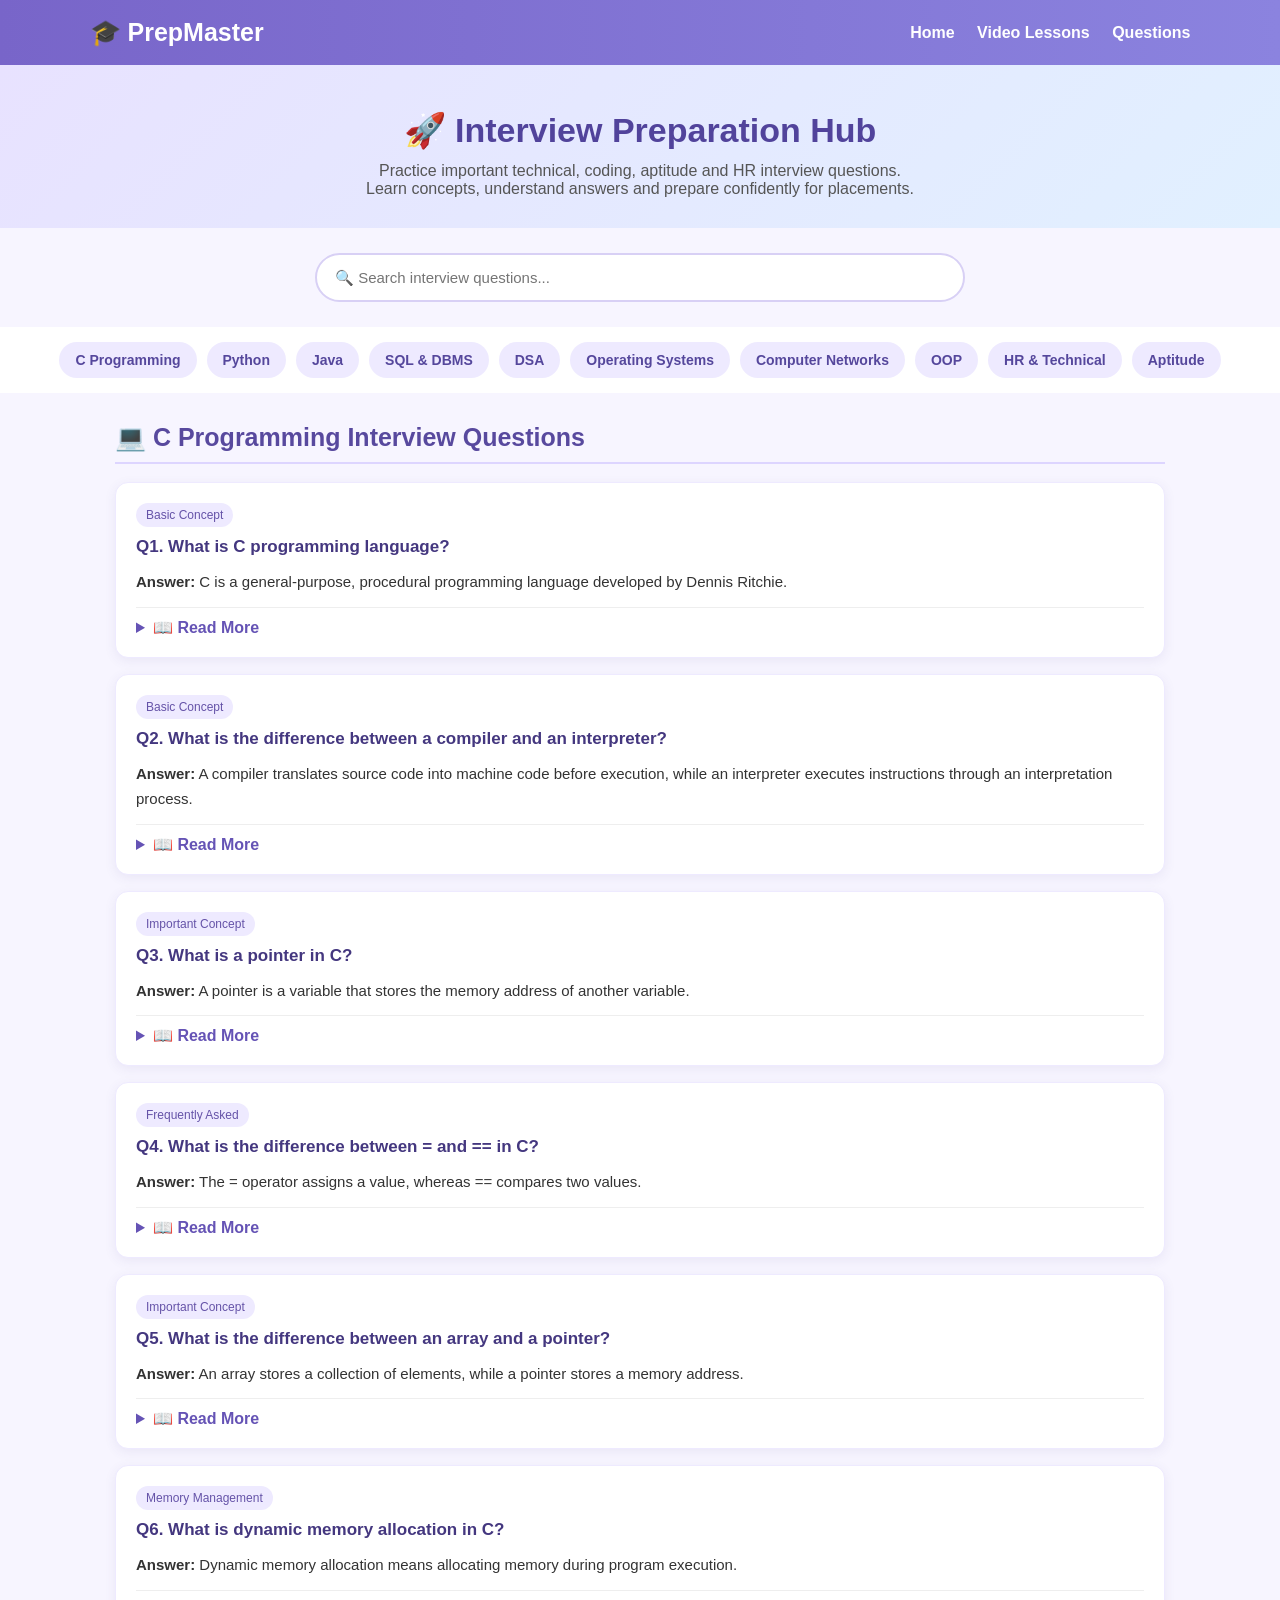
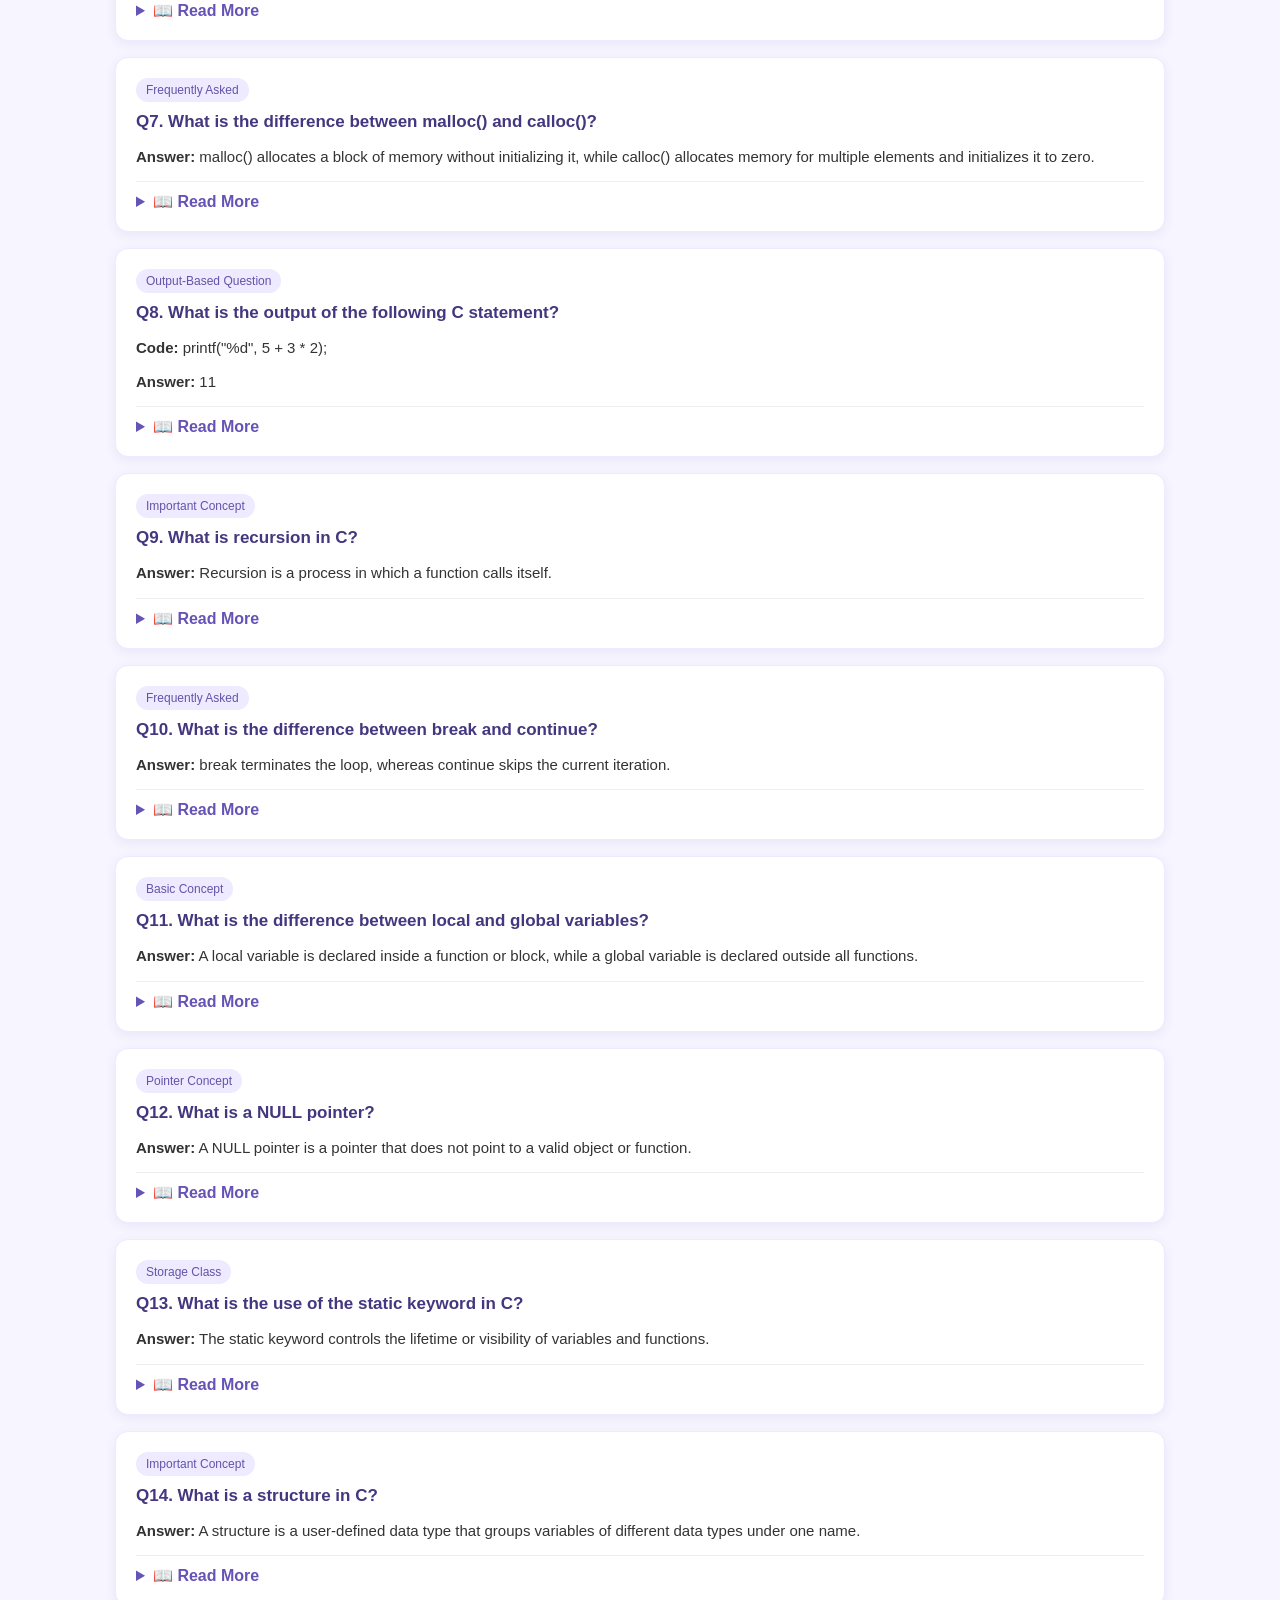
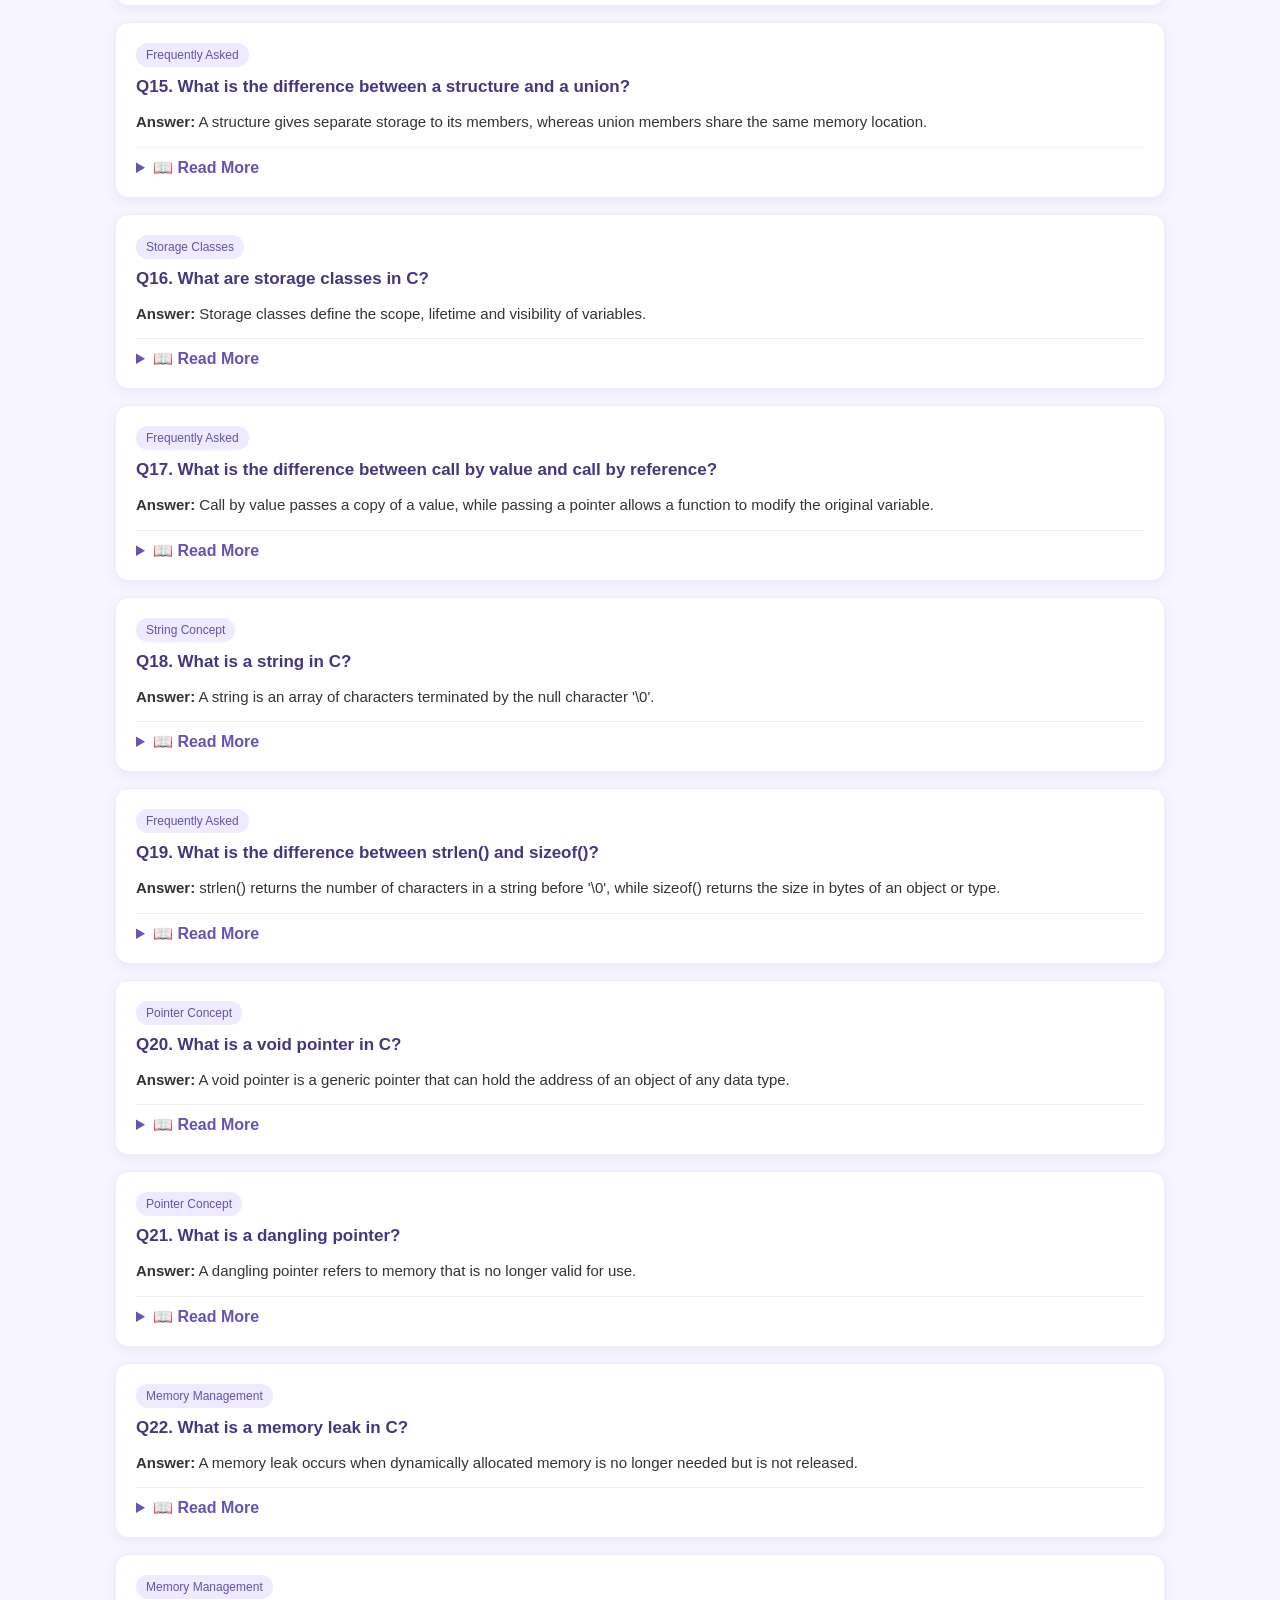
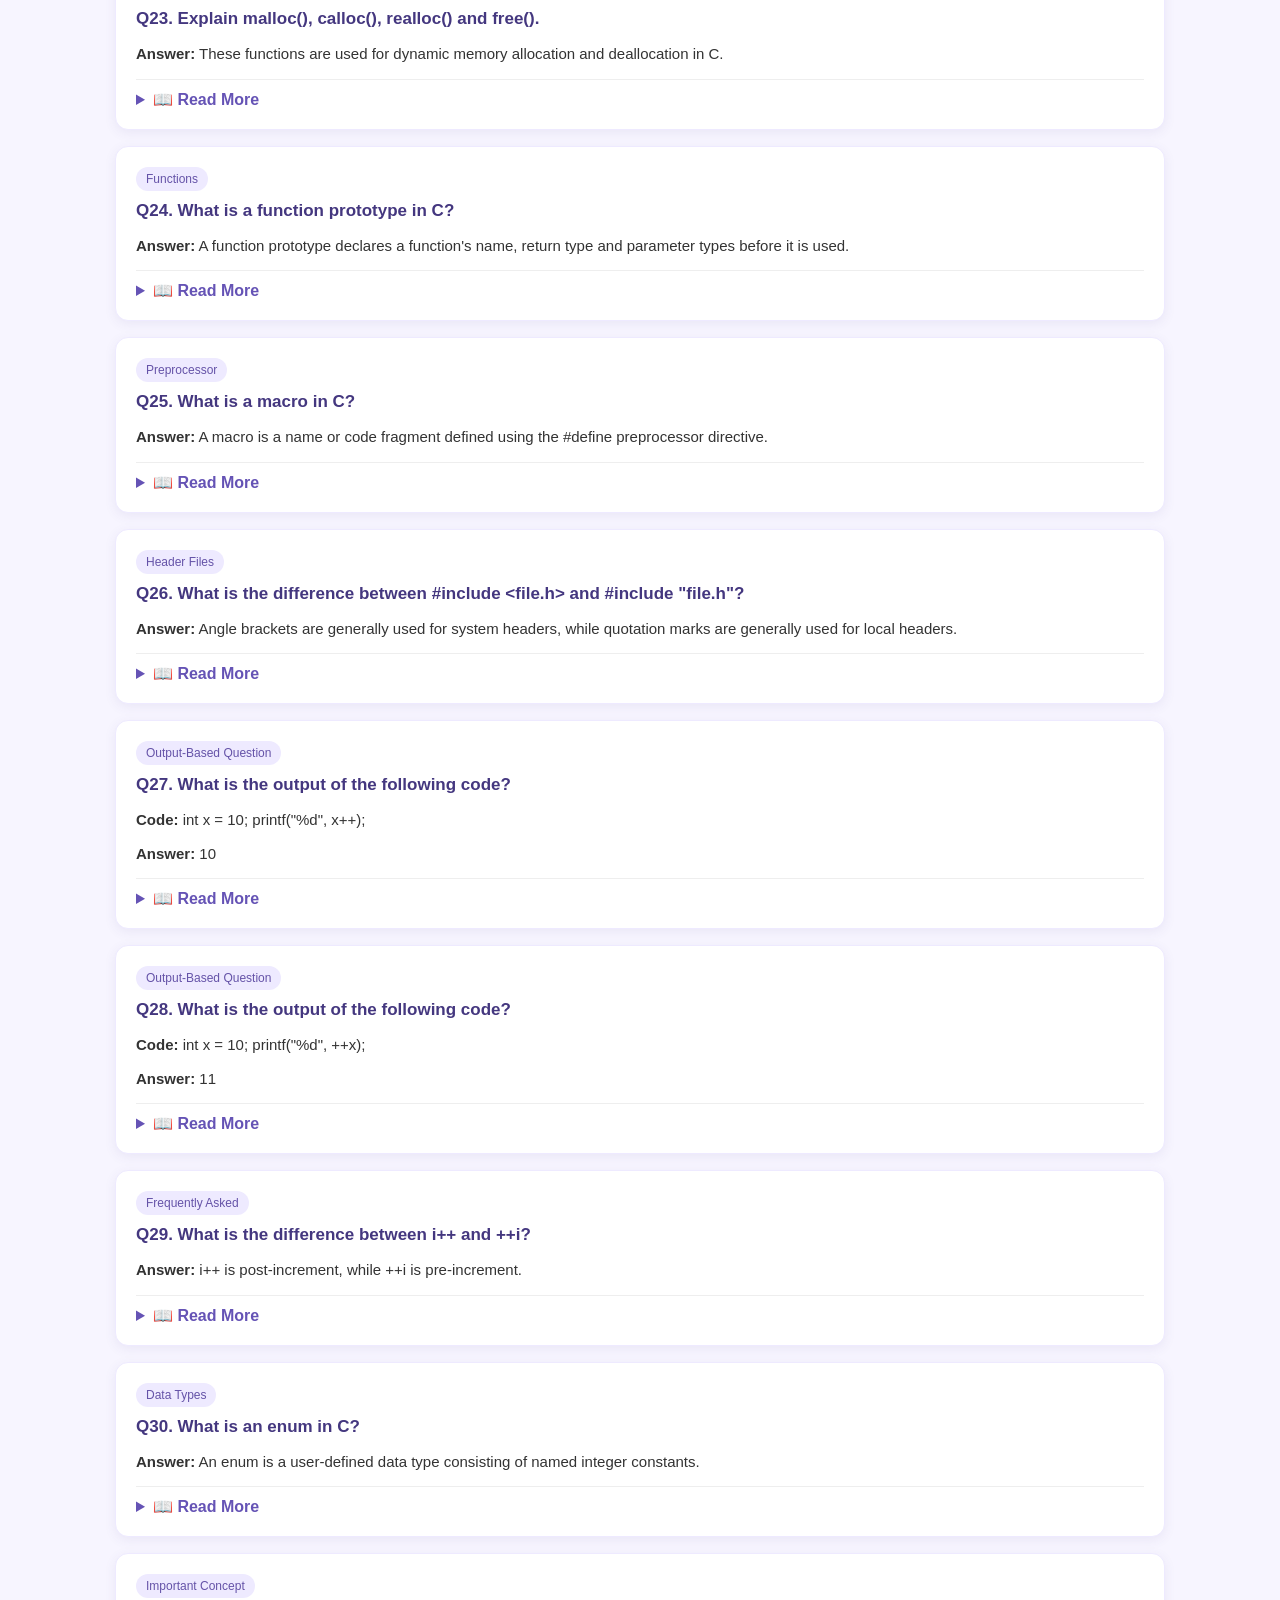
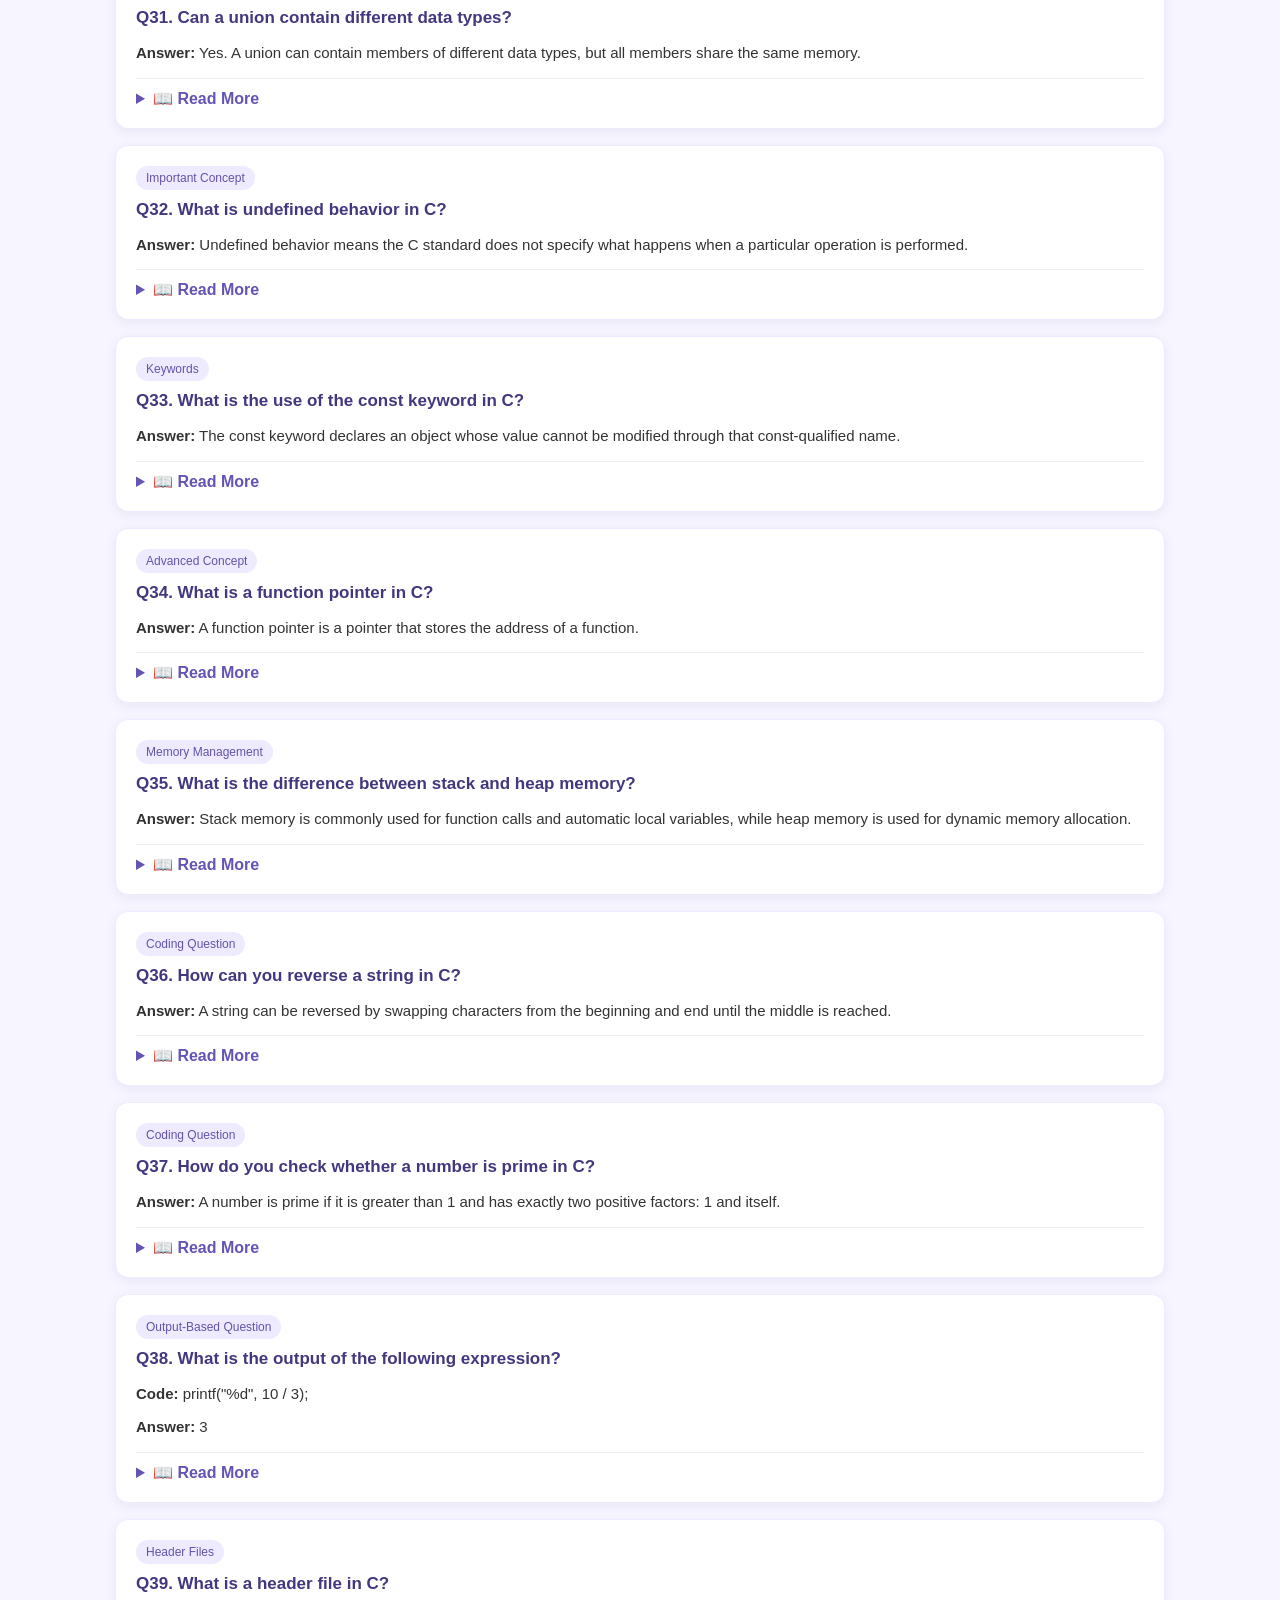
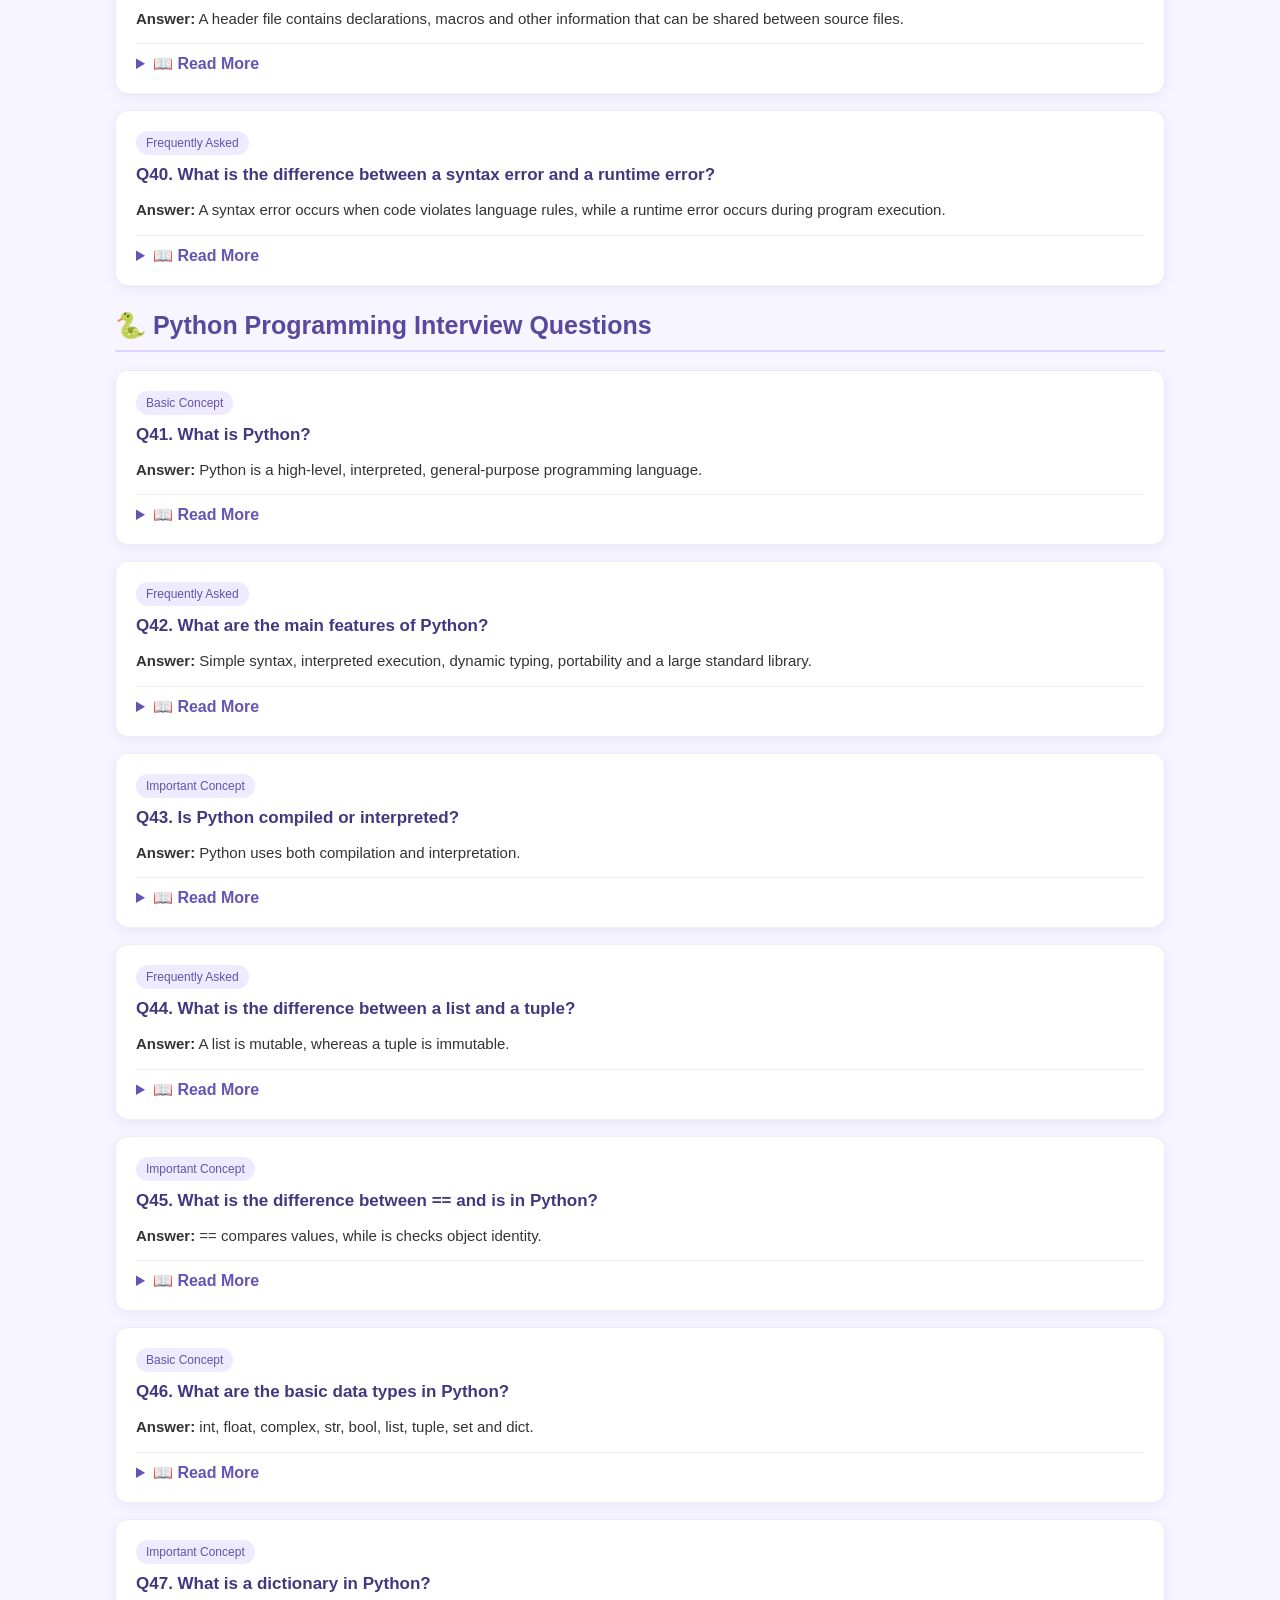
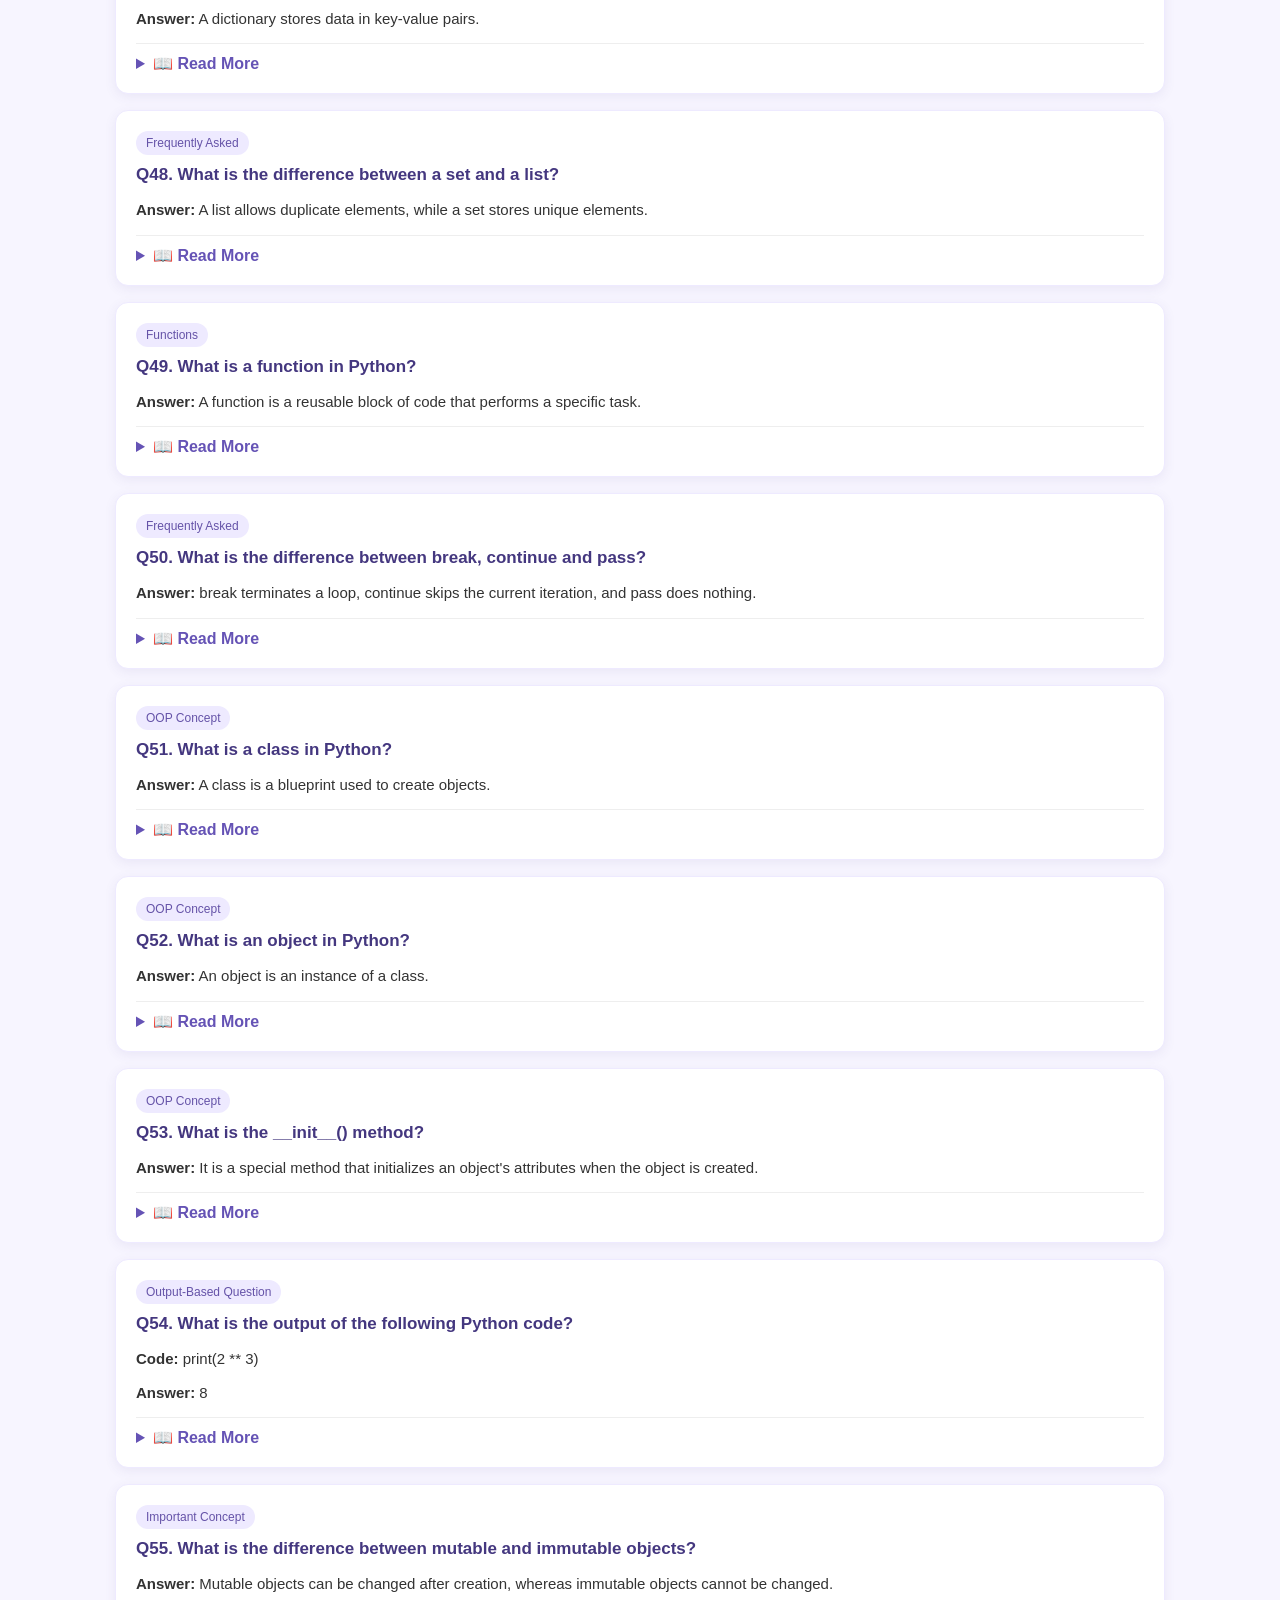
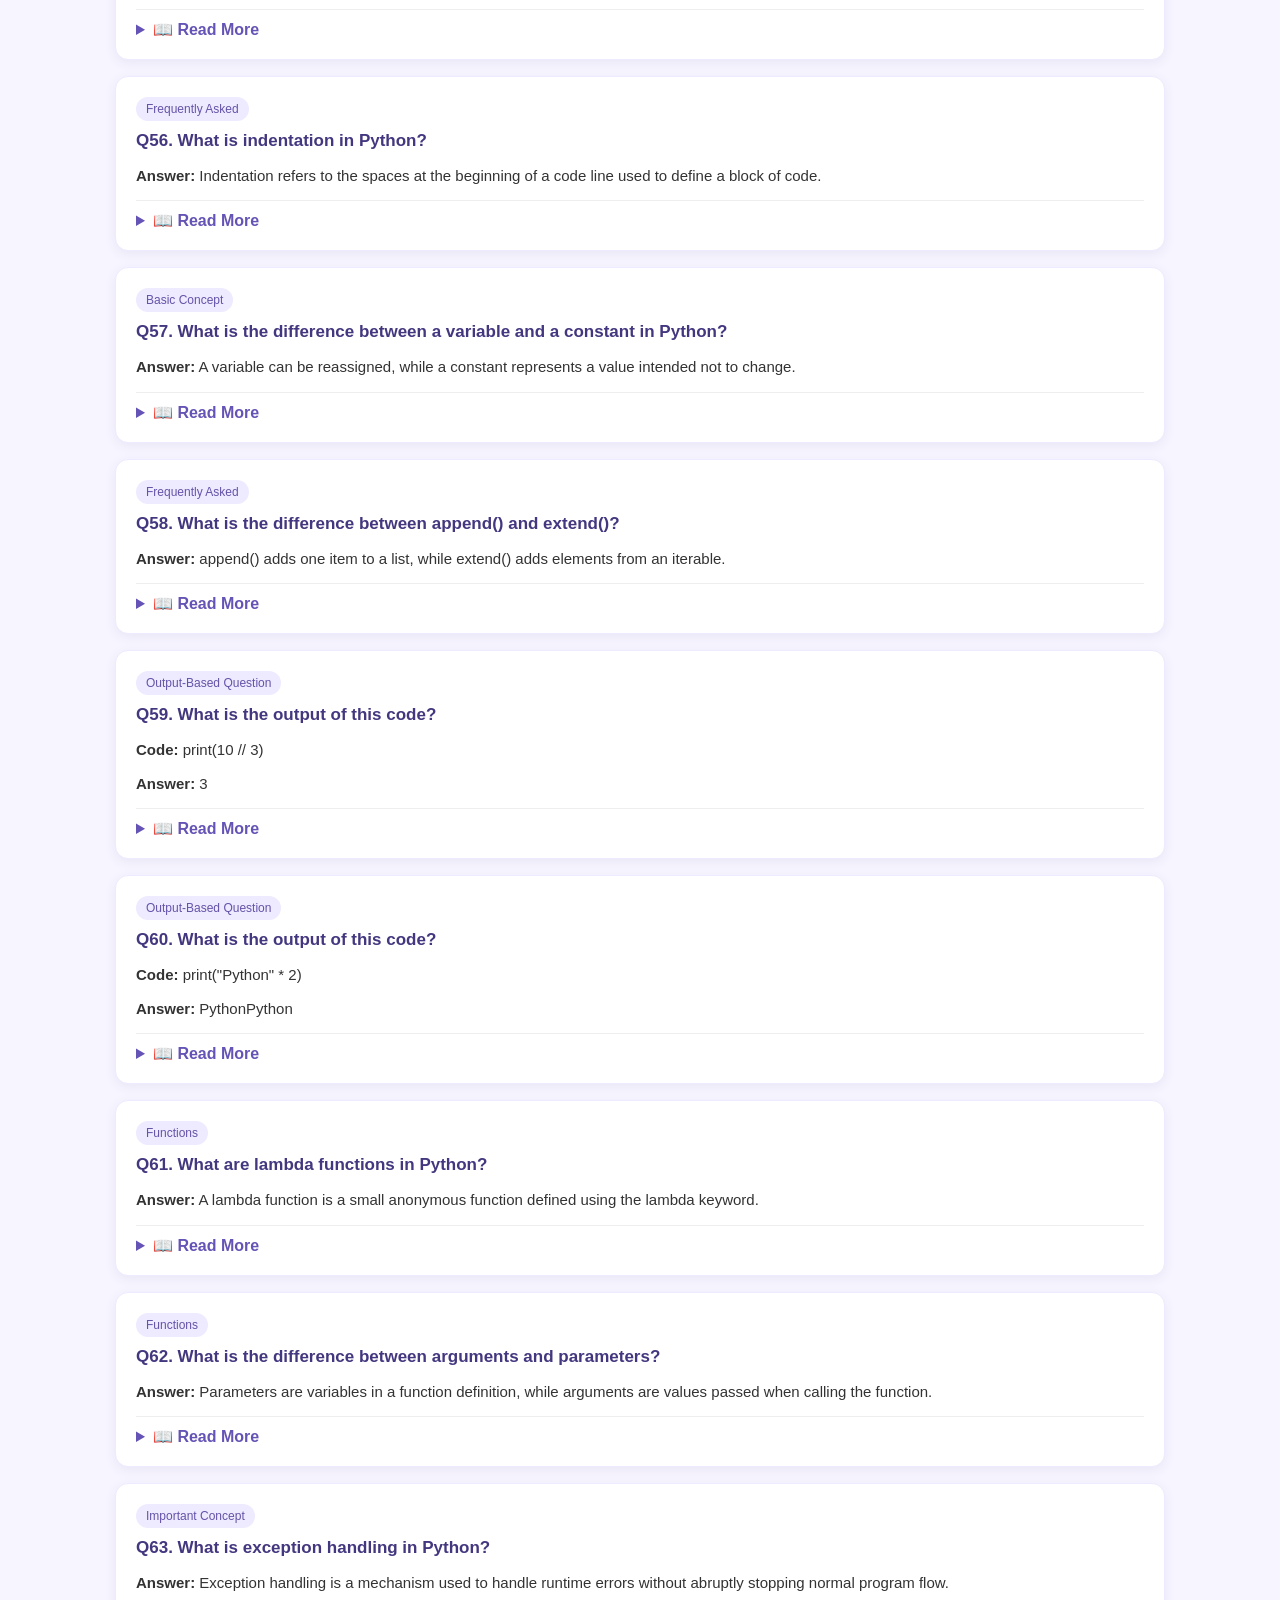
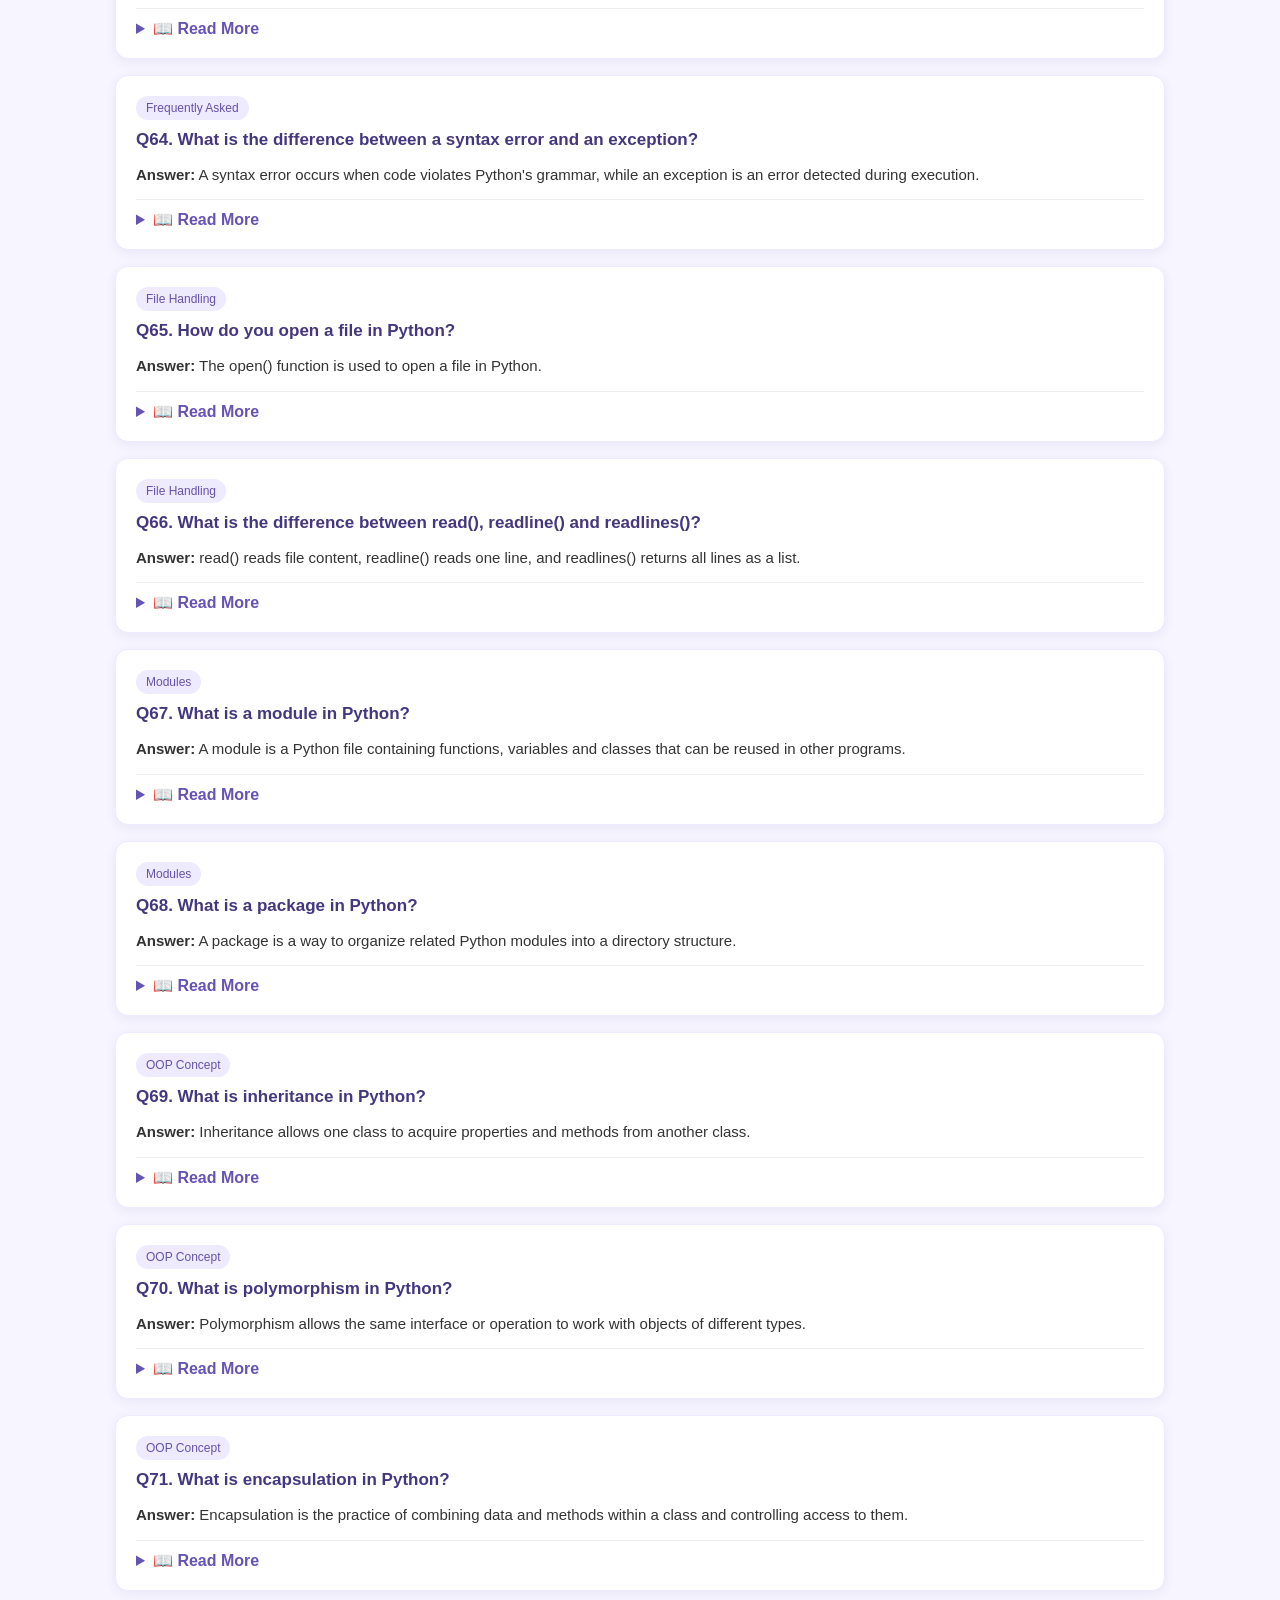
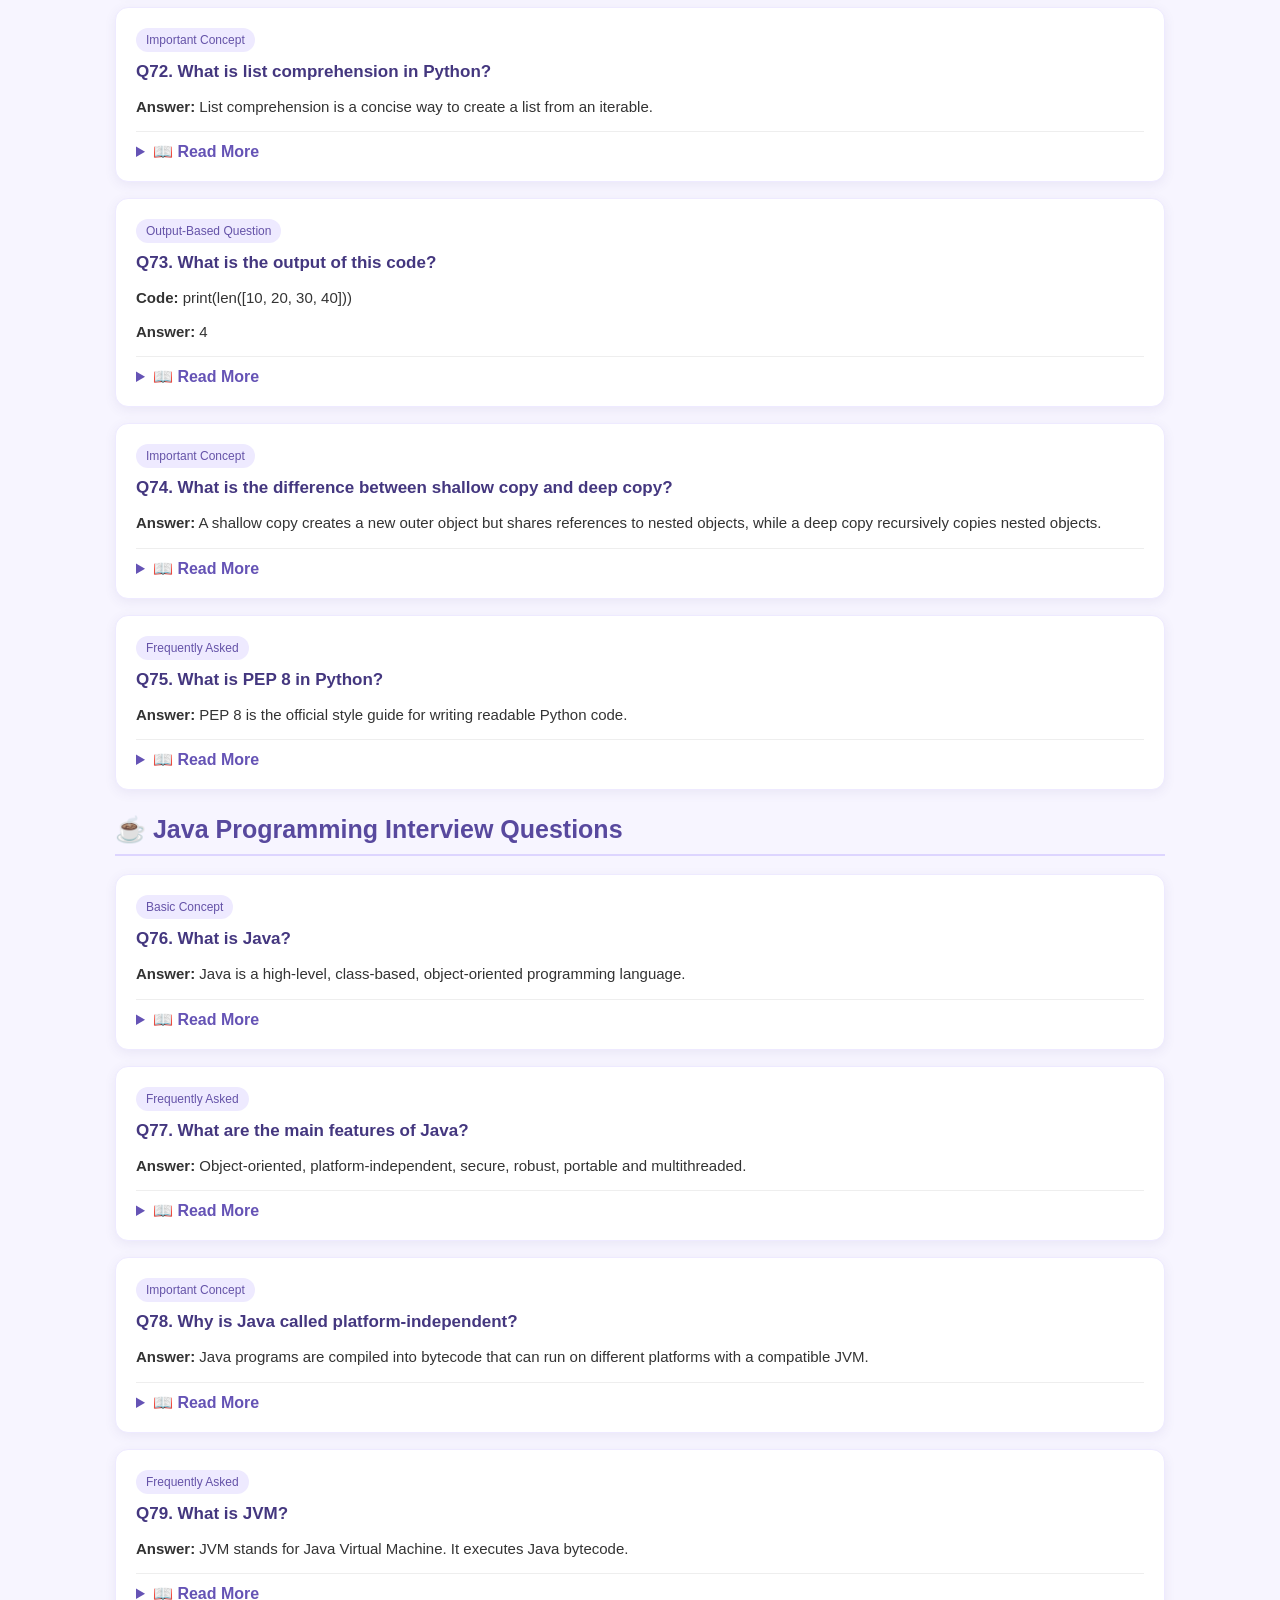
<file: templates/interview_questions.html>
<!DOCTYPE html>
<html lang="en">
<head>
    <meta charset="UTF-8">
    <meta name="viewport" content="width=device-width, initial-scale=1.0">
    <title>PrepMaster - Interview Questions</title>

    <style>
        * {
            margin: 0;
            padding: 0;
            box-sizing: border-box;
            font-family: 'Segoe UI', sans-serif;
        }

        body {
            background: #f7f5ff;
            color: #333;
        }

        .navbar {
            background: linear-gradient(90deg, #7865c9, #8b83df);
            padding: 18px 7%;
            display: flex;
            justify-content: space-between;
            align-items: center;
            flex-wrap: wrap;
            gap: 12px;
        }

        .logo {
            color: white;
            font-size: 25px;
            font-weight: bold;
        }

        .navbar a {
            color: white;
            text-decoration: none;
            margin-left: 18px;
            font-weight: 600;
        }

        .hero {
            text-align: center;
            padding: 45px 15px 30px;
            background: linear-gradient(135deg, #e8e2ff, #e1f0ff);
        }

        .hero h1 {
            color: #51439b;
            font-size: 34px;
            margin-bottom: 12px;
        }

        .hero p {
            color: #555;
            font-size: 16px;
        }

        .search-box {
            display: block;
            width: 85%;
            max-width: 650px;
            margin: 25px auto;
            padding: 14px 18px;
            border: 2px solid #d8d0f5;
            border-radius: 25px;
            font-size: 15px;
            outline: none;
        }

        .category-menu {
            display: flex;
            justify-content: center;
            flex-wrap: wrap;
            gap: 10px;
            padding: 15px;
            background: white;
        }

        .category-menu a {
            text-decoration: none;
            background: #eeeaff;
            color: #55479c;
            padding: 10px 16px;
            border-radius: 20px;
            font-size: 14px;
            font-weight: 600;
        }

        .content {
            width: 90%;
            max-width: 1050px;
            margin: 30px auto;
        }

        .category-title {
            color: #58499e;
            font-size: 25px;
            margin: 25px 0 18px;
            padding-bottom: 10px;
            border-bottom: 2px solid #ddd5ff;
        }

        .question-card {
            background: white;
            padding: 20px;
            margin-bottom: 16px;
            border-radius: 13px;
            box-shadow: 0 3px 12px rgba(80, 65, 140, 0.08);
            border: 1px solid #eeeaff;
        }

        .question-card h4 {
            color: #44377f;
            font-size: 17px;
            margin-bottom: 12px;
        }

        .question-type {
            display: inline-block;
            background: #eeeaff;
            color: #6553a8;
            padding: 5px 10px;
            border-radius: 12px;
            font-size: 12px;
            margin-bottom: 10px;
        }

        .question-card p {
            line-height: 1.7;
            margin-bottom: 8px;
            font-size: 15px;
        }

        .question-card details {
            margin-top: 12px;
            padding-top: 10px;
            border-top: 1px solid #eee;
        }

        .question-card summary {
            color: #6553b5;
            font-weight: bold;
            cursor: pointer;
        }

        .explanation {
            color: #555;
            margin-top: 10px;
        }

        .footer {
            background: #51458e;
            color: white;
            text-align: center;
            padding: 22px;
            margin-top: 40px;
        }

        @media (max-width: 600px) {
            .navbar {
                justify-content: center;
                text-align: center;
            }

            .navbar a {
                margin: 5px;
            }

            .hero h1 {
                font-size: 27px;
            }

            .content {
                width: 94%;
            }
        }
    </style>
</head>

<body>

    <nav class="navbar">
        <div class="logo">🎓 PrepMaster</div>
        <div>
            <a href="/">Home</a>
            <a href="/videos">Video Lessons</a>
            <a href="/interview-questions">Questions</a>
        </div>
    </nav>

    <div class="hero">
        <h1>🚀 Interview Preparation Hub</h1>
        <p>Practice important technical, coding, aptitude and HR interview questions.</p>
        <p>Learn concepts, understand answers and prepare confidently for placements.</p>
    </div>

    <input
        type="text"
        class="search-box"
        id="questionSearch"
        placeholder="🔍 Search interview questions..."
        onkeyup="searchQuestions()"
    >

    <div class="category-menu">
        <a href="#c">C Programming</a>
        <a href="#python">Python</a>
        <a href="#java">Java</a>
        <a href="#sql">SQL & DBMS</a>
        <a href="#dsa">DSA</a>
        <a href="#os">Operating Systems</a>
        <a href="#cn">Computer Networks</a>
        <a href="#oops">OOP</a>
        <a href="#hr">HR & Technical</a>
        <a href="#aptitude">Aptitude</a>
    </div>

    <main class="content">

        <section class="category-section" id="c">
            <h2 class="category-title">💻 C Programming Interview Questions</h2>

            <div class="question-card">
                <span class="question-type">Basic Concept</span>
                <h4>Q1. What is C programming language?</h4>
                <p><b>Answer:</b> C is a general-purpose, procedural programming language developed by Dennis Ritchie.</p>
                <details>
                    <summary>📖 Read More</summary>
                    <p class="explanation">C is widely used for system programming, operating systems and embedded applications. It provides features such as pointers, functions and structured programming.</p>
                </details>
            </div>

            <div class="question-card">
                <span class="question-type">Basic Concept</span>
                <h4>Q2. What is the difference between a compiler and an interpreter?</h4>
                <p><b>Answer:</b> A compiler translates source code into machine code before execution, while an interpreter executes instructions through an interpretation process.</p>
                <details>
                    <summary>📖 Read More</summary>
                    <p class="explanation">A compiler generally translates a program before it runs. An interpreter processes the program during execution. C commonly uses a compiler.</p>
                </details>
            </div>

            <div class="question-card">
                <span class="question-type">Important Concept</span>
                <h4>Q3. What is a pointer in C?</h4>
                <p><b>Answer:</b> A pointer is a variable that stores the memory address of another variable.</p>
                <details>
                    <summary>📖 Read More</summary>
                    <p class="explanation">Pointers are useful for dynamic memory allocation, arrays, functions and efficient memory handling. The address-of operator (&amp;) obtains an address, while the dereference operator (*) accesses the value stored at that address.</p>
                </details>
            </div>

            <div class="question-card">
                <span class="question-type">Frequently Asked</span>
                <h4>Q4. What is the difference between = and == in C?</h4>
                <p><b>Answer:</b> The = operator assigns a value, whereas == compares two values.</p>
                <details>
                    <summary>📖 Read More</summary>
                    <p class="explanation">For example, x = 10 assigns 10 to x. The expression x == 10 checks whether x is equal to 10 and returns true or false.</p>
                </details>
            </div>

            <div class="question-card">
                <span class="question-type">Important Concept</span>
                <h4>Q5. What is the difference between an array and a pointer?</h4>
                <p><b>Answer:</b> An array stores a collection of elements, while a pointer stores a memory address.</p>
                <details>
                    <summary>📖 Read More</summary>
                    <p class="explanation">An array has a fixed size after declaration. A pointer can be reassigned to point to different memory locations. Although array names often convert to pointers, arrays and pointers are not the same thing.</p>
                </details>
            </div>

            <div class="question-card">
                <span class="question-type">Memory Management</span>
                <h4>Q6. What is dynamic memory allocation in C?</h4>
                <p><b>Answer:</b> Dynamic memory allocation means allocating memory during program execution.</p>
                <details>
                    <summary>📖 Read More</summary>
                    <p class="explanation">C provides functions such as malloc(), calloc(), realloc() and free() for dynamic memory management. These functions are declared in the stdlib.h header file.</p>
                </details>
            </div>

            <div class="question-card">
                <span class="question-type">Frequently Asked</span>
                <h4>Q7. What is the difference between malloc() and calloc()?</h4>
                <p><b>Answer:</b> malloc() allocates a block of memory without initializing it, while calloc() allocates memory for multiple elements and initializes it to zero.</p>
                <details>
                    <summary>📖 Read More</summary>
                    <p class="explanation">Both functions return a pointer to the allocated memory. The programmer should check whether the returned pointer is NULL before using the memory.</p>
                </details>
            </div>

            <div class="question-card">
                <span class="question-type">Output-Based Question</span>
                <h4>Q8. What is the output of the following C statement?</h4>
                <p><b>Code:</b> printf("%d", 5 + 3 * 2);</p>
                <p><b>Answer:</b> 11</p>
                <details>
                    <summary>📖 Read More</summary>
                    <p class="explanation">Multiplication has higher precedence than addition. Therefore, 3 * 2 is evaluated first, giving 6. Then 5 + 6 gives 11.</p>
                </details>
            </div>

            <div class="question-card">
                <span class="question-type">Important Concept</span>
                <h4>Q9. What is recursion in C?</h4>
                <p><b>Answer:</b> Recursion is a process in which a function calls itself.</p>
                <details>
                    <summary>📖 Read More</summary>
                    <p class="explanation">A recursive function must have a base condition to stop repeated calls. Recursion is commonly used in factorial calculations, tree traversal and mathematical problems.</p>
                </details>
            </div>

            <div class="question-card">
                <span class="question-type">Frequently Asked</span>
                <h4>Q10. What is the difference between break and continue?</h4>
                <p><b>Answer:</b> break terminates the loop, whereas continue skips the current iteration.</p>
                <details>
                    <summary>📖 Read More</summary>
                    <p class="explanation">The break statement transfers control outside the loop. The continue statement skips the remaining statements in the current iteration and proceeds to the next iteration.</p>
                </details>
            </div>

            <div class="question-card">
                <span class="question-type">Basic Concept</span>
                <h4>Q11. What is the difference between local and global variables?</h4>
                <p><b>Answer:</b> A local variable is declared inside a function or block, while a global variable is declared outside all functions.</p>
                <details>
                    <summary>📖 Read More</summary>
                    <p class="explanation">A local variable can generally be accessed only within its declared scope. A global variable can be accessed by functions in the same file, subject to its scope and linkage.</p>
                </details>
            </div>

            <div class="question-card">
                <span class="question-type">Pointer Concept</span>
                <h4>Q12. What is a NULL pointer?</h4>
                <p><b>Answer:</b> A NULL pointer is a pointer that does not point to a valid object or function.</p>
                <details>
                    <summary>📖 Read More</summary>
                    <p class="explanation">NULL is commonly used to indicate that a pointer has no valid target. A program should not dereference a NULL pointer because doing so causes undefined behavior.</p>
                </details>
            </div>

            <div class="question-card">
                <span class="question-type">Storage Class</span>
                <h4>Q13. What is the use of the static keyword in C?</h4>
                <p><b>Answer:</b> The static keyword controls the lifetime or visibility of variables and functions.</p>
                <details>
                    <summary>📖 Read More</summary>
                    <p class="explanation">A static local variable retains its value between function calls. A static global variable or function has internal linkage, meaning it is limited to the current source file.</p>
                </details>
            </div>

            <div class="question-card">
                <span class="question-type">Important Concept</span>
                <h4>Q14. What is a structure in C?</h4>
                <p><b>Answer:</b> A structure is a user-defined data type that groups variables of different data types under one name.</p>
                <details>
                    <summary>📖 Read More</summary>
                    <p class="explanation">A structure is declared using the struct keyword. It is useful for representing related information, such as a student's name, roll number and marks.</p>
                </details>
            </div>

            <div class="question-card">
                <span class="question-type">Frequently Asked</span>
                <h4>Q15. What is the difference between a structure and a union?</h4>
                <p><b>Answer:</b> A structure gives separate storage to its members, whereas union members share the same memory location.</p>
                <details>
                    <summary>📖 Read More</summary>
                    <p class="explanation">In a structure, multiple members can hold values at the same time. In a union, storing a value in one member affects the shared storage used by the other members.</p>
                </details>
            </div>
            <div class="question-card">
                <span class="question-type">Storage Classes</span>
                <h4>Q16. What are storage classes in C?</h4>
                <p><b>Answer:</b> Storage classes define the scope, lifetime and visibility of variables.</p>
                <details>
                    <summary>📖 Read More</summary>
                    <p class="explanation">The main storage class specifiers are auto, register, static and extern. They determine how variables are stored and accessed in a program.</p>
                </details>
            </div>

            <div class="question-card">
                <span class="question-type">Frequently Asked</span>
                <h4>Q17. What is the difference between call by value and call by reference?</h4>
                <p><b>Answer:</b> Call by value passes a copy of a value, while passing a pointer allows a function to modify the original variable.</p>
                <details>
                    <summary>📖 Read More</summary>
                    <p class="explanation">C uses call by value. Reference-like behavior can be achieved by passing the address of a variable through a pointer. Changes made through that pointer can affect the original variable.</p>
                </details>
            </div>

            <div class="question-card">
                <span class="question-type">String Concept</span>
                <h4>Q18. What is a string in C?</h4>
                <p><b>Answer:</b> A string is an array of characters terminated by the null character '\0'.</p>
                <details>
                    <summary>📖 Read More</summary>
                    <p class="explanation">Strings are used to store text. Common string functions such as strlen(), strcpy(), strcat() and strcmp() are available through string.h.</p>
                </details>
            </div>

            <div class="question-card">
                <span class="question-type">Frequently Asked</span>
                <h4>Q19. What is the difference between strlen() and sizeof()?</h4>
                <p><b>Answer:</b> strlen() returns the number of characters in a string before '\0', while sizeof() returns the size in bytes of an object or type.</p>
                <details>
                    <summary>📖 Read More</summary>
                    <p class="explanation">For example, for char name[] = "Hello", strlen(name) returns 5, whereas sizeof(name) returns 6 because it includes the null terminator.</p>
                </details>
            </div>

            <div class="question-card">
                <span class="question-type">Pointer Concept</span>
                <h4>Q20. What is a void pointer in C?</h4>
                <p><b>Answer:</b> A void pointer is a generic pointer that can hold the address of an object of any data type.</p>
                <details>
                    <summary>📖 Read More</summary>
                    <p class="explanation">A void pointer can store different object addresses. It must be converted to an appropriate pointer type before dereferencing in standard C.</p>
                </details>
            </div>

            <div class="question-card">
                <span class="question-type">Pointer Concept</span>
                <h4>Q21. What is a dangling pointer?</h4>
                <p><b>Answer:</b> A dangling pointer refers to memory that is no longer valid for use.</p>
                <details>
                    <summary>📖 Read More</summary>
                    <p class="explanation">It may occur when memory is freed or when a pointer refers to a local variable whose lifetime has ended. Using a dangling pointer can cause undefined behavior.</p>
                </details>
            </div>

            <div class="question-card">
                <span class="question-type">Memory Management</span>
                <h4>Q22. What is a memory leak in C?</h4>
                <p><b>Answer:</b> A memory leak occurs when dynamically allocated memory is no longer needed but is not released.</p>
                <details>
                    <summary>📖 Read More</summary>
                    <p class="explanation">Memory allocated using malloc() or calloc() should be released using free() when it is no longer required. Unreleased memory can increase a program's memory usage.</p>
                </details>
            </div>

            <div class="question-card">
                <span class="question-type">Memory Management</span>
                <h4>Q23. Explain malloc(), calloc(), realloc() and free().</h4>
                <p><b>Answer:</b> These functions are used for dynamic memory allocation and deallocation in C.</p>
                <details>
                    <summary>📖 Read More</summary>
                    <p class="explanation">malloc() allocates uninitialized memory. calloc() allocates zero-initialized memory. realloc() changes the size of an allocated block. free() releases dynamically allocated memory.</p>
                </details>
            </div>

            <div class="question-card">
                <span class="question-type">Functions</span>
                <h4>Q24. What is a function prototype in C?</h4>
                <p><b>Answer:</b> A function prototype declares a function's name, return type and parameter types before it is used.</p>
                <details>
                    <summary>📖 Read More</summary>
                    <p class="explanation">It helps the compiler check whether a function is called with the correct arguments and return type. Example: int add(int, int);</p>
                </details>
            </div>

            <div class="question-card">
                <span class="question-type">Preprocessor</span>
                <h4>Q25. What is a macro in C?</h4>
                <p><b>Answer:</b> A macro is a name or code fragment defined using the #define preprocessor directive.</p>
                <details>
                    <summary>📖 Read More</summary>
                    <p class="explanation">Macros are processed before compilation. They are commonly used for symbolic constants and simple code substitutions. Example: #define PI 3.14</p>
                </details>
            </div>

            <div class="question-card">
                <span class="question-type">Header Files</span>
                <h4>Q26. What is the difference between #include &lt;file.h&gt; and #include "file.h"?</h4>
                <p><b>Answer:</b> Angle brackets are generally used for system headers, while quotation marks are generally used for local headers.</p>
                <details>
                    <summary>📖 Read More</summary>
                    <p class="explanation">The compiler searches for headers according to its configured include search paths. Quoted includes generally search the current source file's directory first.</p>
                </details>
            </div>

            <div class="question-card">
                <span class="question-type">Output-Based Question</span>
                <h4>Q27. What is the output of the following code?</h4>
                <p><b>Code:</b> int x = 10; printf("%d", x++);</p>
                <p><b>Answer:</b> 10</p>
                <details>
                    <summary>📖 Read More</summary>
                    <p class="explanation">The post-increment operator uses the current value first and increments the variable afterward. Therefore, the printed value is 10 and x becomes 11.</p>
                </details>
            </div>

            <div class="question-card">
                <span class="question-type">Output-Based Question</span>
                <h4>Q28. What is the output of the following code?</h4>
                <p><b>Code:</b> int x = 10; printf("%d", ++x);</p>
                <p><b>Answer:</b> 11</p>
                <details>
                    <summary>📖 Read More</summary>
                    <p class="explanation">The pre-increment operator increases the value before it is used. Therefore, x becomes 11 and 11 is printed.</p>
                </details>
            </div>

            <div class="question-card">
                <span class="question-type">Frequently Asked</span>
                <h4>Q29. What is the difference between i++ and ++i?</h4>
                <p><b>Answer:</b> i++ is post-increment, while ++i is pre-increment.</p>
                <details>
                    <summary>📖 Read More</summary>
                    <p class="explanation">Post-increment uses the original value before increasing it. Pre-increment increases the value first and then uses the updated value.</p>
                </details>
            </div>

            <div class="question-card">
                <span class="question-type">Data Types</span>
                <h4>Q30. What is an enum in C?</h4>
                <p><b>Answer:</b> An enum is a user-defined data type consisting of named integer constants.</p>
                <details>
                    <summary>📖 Read More</summary>
                    <p class="explanation">The enum keyword makes programs easier to read by assigning names to related integer values. Example: enum Day {MON, TUE, WED};</p>
                </details>
            </div>

            <div class="question-card">
                <span class="question-type">Important Concept</span>
                <h4>Q31. Can a union contain different data types?</h4>
                <p><b>Answer:</b> Yes. A union can contain members of different data types, but all members share the same memory.</p>
                <details>
                    <summary>📖 Read More</summary>
                    <p class="explanation">The size of a union is sufficient to hold its largest member, including any alignment requirements. Typically, only one member's stored value is used at a time.</p>
                </details>
            </div>

            <div class="question-card">
                <span class="question-type">Important Concept</span>
                <h4>Q32. What is undefined behavior in C?</h4>
                <p><b>Answer:</b> Undefined behavior means the C standard does not specify what happens when a particular operation is performed.</p>
                <details>
                    <summary>📖 Read More</summary>
                    <p class="explanation">Examples include accessing an array outside its bounds and dereferencing an invalid pointer. The program may behave unpredictably, so such operations must be avoided.</p>
                </details>
            </div>

            <div class="question-card">
                <span class="question-type">Keywords</span>
                <h4>Q33. What is the use of the const keyword in C?</h4>
                <p><b>Answer:</b> The const keyword declares an object whose value cannot be modified through that const-qualified name.</p>
                <details>
                    <summary>📖 Read More</summary>
                    <p class="explanation">It helps protect values from accidental modification. Example: const int age = 20;</p>
                </details>
            </div>

            <div class="question-card">
                <span class="question-type">Advanced Concept</span>
                <h4>Q34. What is a function pointer in C?</h4>
                <p><b>Answer:</b> A function pointer is a pointer that stores the address of a function.</p>
                <details>
                    <summary>📖 Read More</summary>
                    <p class="explanation">Function pointers allow functions to be called indirectly. They are useful for callback functions, menu-driven programs and flexible program design.</p>
                </details>
            </div>

            <div class="question-card">
                <span class="question-type">Memory Management</span>
                <h4>Q35. What is the difference between stack and heap memory?</h4>
                <p><b>Answer:</b> Stack memory is commonly used for function calls and automatic local variables, while heap memory is used for dynamic memory allocation.</p>
                <details>
                    <summary>📖 Read More</summary>
                    <p class="explanation">Stack memory is managed automatically during function execution. Heap memory is managed through functions such as malloc() and free().</p>
                </details>
            </div>

            <div class="question-card">
                <span class="question-type">Coding Question</span>
                <h4>Q36. How can you reverse a string in C?</h4>
                <p><b>Answer:</b> A string can be reversed by swapping characters from the beginning and end until the middle is reached.</p>
                <details>
                    <summary>📖 Read More</summary>
                    <p class="explanation">First find the string length. Then use two positions, one at the beginning and one at the end. Swap the characters and move both positions toward the center.</p>
                </details>
            </div>

            <div class="question-card">
                <span class="question-type">Coding Question</span>
                <h4>Q37. How do you check whether a number is prime in C?</h4>
                <p><b>Answer:</b> A number is prime if it is greater than 1 and has exactly two positive factors: 1 and itself.</p>
                <details>
                    <summary>📖 Read More</summary>
                    <p class="explanation">Check whether the number is divisible by any integer from 2 up to its square root. If no divisor is found, the number is prime.</p>
                </details>
            </div>

            <div class="question-card">
                <span class="question-type">Output-Based Question</span>
                <h4>Q38. What is the output of the following expression?</h4>
                <p><b>Code:</b> printf("%d", 10 / 3);</p>
                <p><b>Answer:</b> 3</p>
                <details>
                    <summary>📖 Read More</summary>
                    <p class="explanation">Both operands are integers, so integer division is performed. The fractional part is discarded, giving 3.</p>
                </details>
            </div>

            <div class="question-card">
                <span class="question-type">Header Files</span>
                <h4>Q39. What is a header file in C?</h4>
                <p><b>Answer:</b> A header file contains declarations, macros and other information that can be shared between source files.</p>
                <details>
                    <summary>📖 Read More</summary>
                    <p class="explanation">Header files usually have the .h extension. Examples include stdio.h for input and output declarations and string.h for string functions.</p>
                </details>
            </div>

            <div class="question-card">
                <span class="question-type">Frequently Asked</span>
                <h4>Q40. What is the difference between a syntax error and a runtime error?</h4>
                <p><b>Answer:</b> A syntax error occurs when code violates language rules, while a runtime error occurs during program execution.</p>
                <details>
                    <summary>📖 Read More</summary>
                    <p class="explanation">A missing semicolon can cause a syntax error. An attempt to divide an integer by zero can cause a runtime error on common C implementations.</p>
                </details>
            </div>
            <div class="category-section" id="python">
                <h2 class="category-title">🐍 Python Programming Interview Questions</h2>

                <div class="question-card">
                    <span class="question-type">Basic Concept</span>
                    <h4>Q41. What is Python?</h4>
                    <p><b>Answer:</b> Python is a high-level, interpreted, general-purpose programming language.</p>
                    <details>
                        <summary>📖 Read More</summary>
                        <p class="explanation">Python is known for its simple syntax and readability. It is used in web development, automation, data science, artificial intelligence and scripting.</p>
                    </details>
                </div>

                <div class="question-card">
                    <span class="question-type">Frequently Asked</span>
                    <h4>Q42. What are the main features of Python?</h4>
                    <p><b>Answer:</b> Simple syntax, interpreted execution, dynamic typing, portability and a large standard library.</p>
                    <details>
                        <summary>📖 Read More</summary>
                        <p class="explanation">Python supports multiple programming styles and provides many built-in functions. Its libraries make development easier and faster.</p>
                    </details>
                </div>

                <div class="question-card">
                    <span class="question-type">Important Concept</span>
                    <h4>Q43. Is Python compiled or interpreted?</h4>
                    <p><b>Answer:</b> Python uses both compilation and interpretation.</p>
                    <details>
                        <summary>📖 Read More</summary>
                        <p class="explanation">In standard Python implementations, source code is first compiled into bytecode. The Python virtual machine then executes that bytecode.</p>
                    </details>
                </div>

                <div class="question-card">
                    <span class="question-type">Frequently Asked</span>
                    <h4>Q44. What is the difference between a list and a tuple?</h4>
                    <p><b>Answer:</b> A list is mutable, whereas a tuple is immutable.</p>
                    <details>
                        <summary>📖 Read More</summary>
                        <p class="explanation">Lists use square brackets and allow modification after creation. Tuples use parentheses and their elements cannot be reassigned after creation.</p>
                    </details>
                </div>

                <div class="question-card">
                    <span class="question-type">Important Concept</span>
                    <h4>Q45. What is the difference between == and is in Python?</h4>
                    <p><b>Answer:</b> == compares values, while is checks object identity.</p>
                    <details>
                        <summary>📖 Read More</summary>
                        <p class="explanation">The equality operator checks whether two objects contain equal values. The identity operator checks whether both references point to the same object.</p>
                    </details>
                </div>

                <div class="question-card">
                    <span class="question-type">Basic Concept</span>
                    <h4>Q46. What are the basic data types in Python?</h4>
                    <p><b>Answer:</b> int, float, complex, str, bool, list, tuple, set and dict.</p>
                    <details>
                        <summary>📖 Read More</summary>
                        <p class="explanation">Python provides different data types to store numbers, text and collections. The type() function can be used to identify an object's data type.</p>
                    </details>
                </div>

                <div class="question-card">
                    <span class="question-type">Important Concept</span>
                    <h4>Q47. What is a dictionary in Python?</h4>
                    <p><b>Answer:</b> A dictionary stores data in key-value pairs.</p>
                    <details>
                        <summary>📖 Read More</summary>
                        <p class="explanation">Dictionaries are written using curly braces. Each key is unique, and values can be accessed using their corresponding keys.</p>
                    </details>
                </div>

                <div class="question-card">
                    <span class="question-type">Frequently Asked</span>
                    <h4>Q48. What is the difference between a set and a list?</h4>
                    <p><b>Answer:</b> A list allows duplicate elements, while a set stores unique elements.</p>
                    <details>
                        <summary>📖 Read More</summary>
                        <p class="explanation">Lists maintain element order and support indexing. Sets do not support positional indexing and are useful for removing duplicates.</p>
                    </details>
                </div>

                <div class="question-card">
                    <span class="question-type">Functions</span>
                    <h4>Q49. What is a function in Python?</h4>
                    <p><b>Answer:</b> A function is a reusable block of code that performs a specific task.</p>
                    <details>
                        <summary>📖 Read More</summary>
                        <p class="explanation">Functions are defined using the def keyword. They can accept arguments and return results using the return statement.</p>
                    </details>
                </div>

                <div class="question-card">
                    <span class="question-type">Frequently Asked</span>
                    <h4>Q50. What is the difference between break, continue and pass?</h4>
                    <p><b>Answer:</b> break terminates a loop, continue skips the current iteration, and pass does nothing.</p>
                    <details>
                        <summary>📖 Read More</summary>
                        <p class="explanation">These statements control program execution. break exits the loop completely, continue moves to the next iteration, and pass acts as a placeholder.</p>
                    </details>
                </div>

                <div class="question-card">
                    <span class="question-type">OOP Concept</span>
                    <h4>Q51. What is a class in Python?</h4>
                    <p><b>Answer:</b> A class is a blueprint used to create objects.</p>
                    <details>
                        <summary>📖 Read More</summary>
                        <p class="explanation">A class defines attributes and methods. It helps organize related data and functions into a single structure.</p>
                    </details>
                </div>

                <div class="question-card">
                    <span class="question-type">OOP Concept</span>
                    <h4>Q52. What is an object in Python?</h4>
                    <p><b>Answer:</b> An object is an instance of a class.</p>
                    <details>
                        <summary>📖 Read More</summary>
                        <p class="explanation">An object has its own data and can use the methods defined by its class. Multiple objects can be created from one class.</p>
                    </details>
                </div>

                <div class="question-card">
                    <span class="question-type">OOP Concept</span>
                    <h4>Q53. What is the __init__() method?</h4>
                    <p><b>Answer:</b> It is a special method that initializes an object's attributes when the object is created.</p>
                    <details>
                        <summary>📖 Read More</summary>
                        <p class="explanation">The __init__() method is commonly called a constructor. It runs automatically when a new object is instantiated.</p>
                    </details>
                </div>

                <div class="question-card">
                    <span class="question-type">Output-Based Question</span>
                    <h4>Q54. What is the output of the following Python code?</h4>
                    <p><b>Code:</b> print(2 ** 3)</p>
                    <p><b>Answer:</b> 8</p>
                    <details>
                        <summary>📖 Read More</summary>
                        <p class="explanation">The ** operator performs exponentiation. Therefore, 2 ** 3 means 2 multiplied by itself three times, which gives 8.</p>
                    </details>
                </div>

                <div class="question-card">
                    <span class="question-type">Important Concept</span>
                    <h4>Q55. What is the difference between mutable and immutable objects?</h4>
                    <p><b>Answer:</b> Mutable objects can be changed after creation, whereas immutable objects cannot be changed.</p>
                    <details>
                        <summary>📖 Read More</summary>
                        <p class="explanation">Lists, dictionaries and sets are mutable. Integers, strings and tuples are examples of immutable objects.</p>
                    </details>
                </div>
            </div>
            <div class="question-card">
                <span class="question-type">Frequently Asked</span>
                <h4>Q56. What is indentation in Python?</h4>
                <p><b>Answer:</b> Indentation refers to the spaces at the beginning of a code line used to define a block of code.</p>
                <details>
                    <summary>📖 Read More</summary>
                    <p class="explanation">Python uses indentation instead of braces to identify blocks inside functions, loops and conditional statements. Incorrect indentation can cause an IndentationError.</p>
                </details>
            </div>

            <div class="question-card">
                <span class="question-type">Basic Concept</span>
                <h4>Q57. What is the difference between a variable and a constant in Python?</h4>
                <p><b>Answer:</b> A variable can be reassigned, while a constant represents a value intended not to change.</p>
                <details>
                    <summary>📖 Read More</summary>
                    <p class="explanation">Python does not enforce constants directly. By convention, constant names are written in uppercase, such as MAX_SIZE = 100.</p>
                </details>
            </div>

            <div class="question-card">
                <span class="question-type">Frequently Asked</span>
                <h4>Q58. What is the difference between append() and extend()?</h4>
                <p><b>Answer:</b> append() adds one item to a list, while extend() adds elements from an iterable.</p>
                <details>
                    <summary>📖 Read More</summary>
                    <p class="explanation">If [1, 2] is extended with [3, 4], the result is [1, 2, 3, 4]. Using append([3, 4]) instead adds the entire list as one nested element.</p>
                </details>
            </div>

            <div class="question-card">
                <span class="question-type">Output-Based Question</span>
                <h4>Q59. What is the output of this code?</h4>
                <p><b>Code:</b> print(10 // 3)</p>
                <p><b>Answer:</b> 3</p>
                <details>
                    <summary>📖 Read More</summary>
                    <p class="explanation">The // operator performs floor division. It returns the quotient rounded down to the nearest integer for positive operands in this example.</p>
                </details>
            </div>

            <div class="question-card">
                <span class="question-type">Output-Based Question</span>
                <h4>Q60. What is the output of this code?</h4>
                <p><b>Code:</b> print("Python" * 2)</p>
                <p><b>Answer:</b> PythonPython</p>
                <details>
                    <summary>📖 Read More</summary>
                    <p class="explanation">The multiplication operator repeats a string the specified number of times. Here, the word Python is repeated twice.</p>
                </details>
            </div>

            <div class="question-card">
                <span class="question-type">Functions</span>
                <h4>Q61. What are lambda functions in Python?</h4>
                <p><b>Answer:</b> A lambda function is a small anonymous function defined using the lambda keyword.</p>
                <details>
                    <summary>📖 Read More</summary>
                    <p class="explanation">Lambda functions can contain a single expression. Example: square = lambda x: x * x. Calling square(5) returns 25.</p>
                </details>
            </div>

            <div class="question-card">
                <span class="question-type">Functions</span>
                <h4>Q62. What is the difference between arguments and parameters?</h4>
                <p><b>Answer:</b> Parameters are variables in a function definition, while arguments are values passed when calling the function.</p>
                <details>
                    <summary>📖 Read More</summary>
                    <p class="explanation">In def add(a, b), a and b are parameters. In add(5, 3), the values 5 and 3 are arguments.</p>
                </details>
            </div>

            <div class="question-card">
                <span class="question-type">Important Concept</span>
                <h4>Q63. What is exception handling in Python?</h4>
                <p><b>Answer:</b> Exception handling is a mechanism used to handle runtime errors without abruptly stopping normal program flow.</p>
                <details>
                    <summary>📖 Read More</summary>
                    <p class="explanation">Python uses try, except, else and finally blocks. They help detect errors, handle exceptions and perform cleanup operations.</p>
                </details>
            </div>

            <div class="question-card">
                <span class="question-type">Frequently Asked</span>
                <h4>Q64. What is the difference between a syntax error and an exception?</h4>
                <p><b>Answer:</b> A syntax error occurs when code violates Python's grammar, while an exception is an error detected during execution.</p>
                <details>
                    <summary>📖 Read More</summary>
                    <p class="explanation">A missing colon after an if statement can cause a SyntaxError. Dividing an integer by zero raises a ZeroDivisionError during execution.</p>
                </details>
            </div>

            <div class="question-card">
                <span class="question-type">File Handling</span>
                <h4>Q65. How do you open a file in Python?</h4>
                <p><b>Answer:</b> The open() function is used to open a file in Python.</p>
                <details>
                    <summary>📖 Read More</summary>
                    <p class="explanation">Common file modes include r for reading, w for writing, a for appending and b for binary mode. The with statement helps close files automatically.</p>
                </details>
            </div>

            <div class="question-card">
                <span class="question-type">File Handling</span>
                <h4>Q66. What is the difference between read(), readline() and readlines()?</h4>
                <p><b>Answer:</b> read() reads file content, readline() reads one line, and readlines() returns all lines as a list.</p>
                <details>
                    <summary>📖 Read More</summary>
                    <p class="explanation">These methods are available on file objects. The appropriate method depends on whether the program needs the whole file, one line or a list of lines.</p>
                </details>
            </div>

            <div class="question-card">
                <span class="question-type">Modules</span>
                <h4>Q67. What is a module in Python?</h4>
                <p><b>Answer:</b> A module is a Python file containing functions, variables and classes that can be reused in other programs.</p>
                <details>
                    <summary>📖 Read More</summary>
                    <p class="explanation">Modules help organize code into separate files. They can be included using the import statement. Examples include math, random and datetime.</p>
                </details>
            </div>

            <div class="question-card">
                <span class="question-type">Modules</span>
                <h4>Q68. What is a package in Python?</h4>
                <p><b>Answer:</b> A package is a way to organize related Python modules into a directory structure.</p>
                <details>
                    <summary>📖 Read More</summary>
                    <p class="explanation">Packages help organize large applications into manageable components. They allow related modules to be grouped under a common namespace.</p>
                </details>
            </div>

            <div class="question-card">
                <span class="question-type">OOP Concept</span>
                <h4>Q69. What is inheritance in Python?</h4>
                <p><b>Answer:</b> Inheritance allows one class to acquire properties and methods from another class.</p>
                <details>
                    <summary>📖 Read More</summary>
                    <p class="explanation">The existing class is called the parent or base class, while the new class is called the child or derived class. Inheritance supports code reuse.</p>
                </details>
            </div>

            <div class="question-card">
                <span class="question-type">OOP Concept</span>
                <h4>Q70. What is polymorphism in Python?</h4>
                <p><b>Answer:</b> Polymorphism allows the same interface or operation to work with objects of different types.</p>
                <details>
                    <summary>📖 Read More</summary>
                    <p class="explanation">For example, the len() function can work with strings, lists and tuples. Each object type provides its own behavior for the operation.</p>
                </details>
            </div>

            <div class="question-card">
                <span class="question-type">OOP Concept</span>
                <h4>Q71. What is encapsulation in Python?</h4>
                <p><b>Answer:</b> Encapsulation is the practice of combining data and methods within a class and controlling access to them.</p>
                <details>
                    <summary>📖 Read More</summary>
                    <p class="explanation">Python uses naming conventions and properties to manage attribute access. A double underscore prefix triggers name mangling, but it does not provide strict privacy.</p>
                </details>
            </div>

            <div class="question-card">
                <span class="question-type">Important Concept</span>
                <h4>Q72. What is list comprehension in Python?</h4>
                <p><b>Answer:</b> List comprehension is a concise way to create a list from an iterable.</p>
                <details>
                    <summary>📖 Read More</summary>
                    <p class="explanation">Example: squares = [x*x for x in range(5)]. This creates a list containing the squares of numbers from 0 to 4.</p>
                </details>
            </div>

            <div class="question-card">
                <span class="question-type">Output-Based Question</span>
                <h4>Q73. What is the output of this code?</h4>
                <p><b>Code:</b> print(len([10, 20, 30, 40]))</p>
                <p><b>Answer:</b> 4</p>
                <details>
                    <summary>📖 Read More</summary>
                    <p class="explanation">The len() function returns the number of elements in a collection. This list contains four elements, so the output is 4.</p>
                </details>
            </div>

            <div class="question-card">
                <span class="question-type">Important Concept</span>
                <h4>Q74. What is the difference between shallow copy and deep copy?</h4>
                <p><b>Answer:</b> A shallow copy creates a new outer object but shares references to nested objects, while a deep copy recursively copies nested objects.</p>
                <details>
                    <summary>📖 Read More</summary>
                    <p class="explanation">The copy module provides copy.copy() for shallow copying and copy.deepcopy() for deep copying. Deep copying is useful when nested mutable objects must be independent.</p>
                </details>
            </div>

            <div class="question-card">
                <span class="question-type">Frequently Asked</span>
                <h4>Q75. What is PEP 8 in Python?</h4>
                <p><b>Answer:</b> PEP 8 is the official style guide for writing readable Python code.</p>
                <details>
                    <summary>📖 Read More</summary>
                    <p class="explanation">It provides recommendations for indentation, naming conventions, spacing and code formatting. Following PEP 8 makes code easier to read and maintain.</p>
                </details>
            </div>
            <div class="category-section" id="java">
                <h2 class="category-title">☕ Java Programming Interview Questions</h2>

                <div class="question-card">
                    <span class="question-type">Basic Concept</span>
                    <h4>Q76. What is Java?</h4>
                    <p><b>Answer:</b> Java is a high-level, class-based, object-oriented programming language.</p>
                    <details>
                        <summary>📖 Read More</summary>
                        <p class="explanation">Java is widely used for enterprise applications, web development and Android development. It is designed to be portable across supported platforms using the Java Virtual Machine.</p>
                    </details>
                </div>

                <div class="question-card">
                    <span class="question-type">Frequently Asked</span>
                    <h4>Q77. What are the main features of Java?</h4>
                    <p><b>Answer:</b> Object-oriented, platform-independent, secure, robust, portable and multithreaded.</p>
                    <details>
                        <summary>📖 Read More</summary>
                        <p class="explanation">Java provides automatic memory management, exception handling and a rich standard library. These features support the development of reliable applications.</p>
                    </details>
                </div>

                <div class="question-card">
                    <span class="question-type">Important Concept</span>
                    <h4>Q78. Why is Java called platform-independent?</h4>
                    <p><b>Answer:</b> Java programs are compiled into bytecode that can run on different platforms with a compatible JVM.</p>
                    <details>
                        <summary>📖 Read More</summary>
                        <p class="explanation">The Java compiler produces bytecode rather than platform-specific machine code. The Java Virtual Machine executes this bytecode on the target system.</p>
                    </details>
                </div>

                <div class="question-card">
                    <span class="question-type">Frequently Asked</span>
                    <h4>Q79. What is JVM?</h4>
                    <p><b>Answer:</b> JVM stands for Java Virtual Machine. It executes Java bytecode.</p>
                    <details>
                        <summary>📖 Read More</summary>
                        <p class="explanation">The JVM loads and verifies classes, manages memory and executes bytecode. It provides the runtime environment for Java applications.</p>
                    </details>
                </div>

                <div class="question-card">
                    <span class="question-type">Frequently Asked</span>
                    <h4>Q80. What is the difference between JDK, JRE and JVM?</h4>
                    <p><b>Answer:</b> JDK provides development tools, JRE provides the runtime environment, and JVM executes bytecode.</p>
                    <details>
                        <summary>📖 Read More</summary>
                        <p class="explanation">The JDK includes tools such as the Java compiler. The JRE traditionally includes the JVM and libraries needed to run Java applications.</p>
                    </details>
                </div>

                <div class="question-card">
                    <span class="question-type">OOP Concept</span>
                    <h4>Q81. What is a class in Java?</h4>
                    <p><b>Answer:</b> A class is a blueprint that defines the data and behavior of objects.</p>
                    <details>
                        <summary>📖 Read More</summary>
                        <p class="explanation">A class contains fields, constructors and methods. Objects are created from classes using the new keyword.</p>
                    </details>
                </div>

                <div class="question-card">
                    <span class="question-type">OOP Concept</span>
                    <h4>Q82. What is an object in Java?</h4>
                    <p><b>Answer:</b> An object is an instance of a class.</p>
                    <details>
                        <summary>📖 Read More</summary>
                        <p class="explanation">An object has state represented by fields and behavior represented by methods. Multiple objects can be created from the same class.</p>
                    </details>
                </div>

                <div class="question-card">
                    <span class="question-type">OOP Concept</span>
                    <h4>Q83. What are the four pillars of OOP?</h4>
                    <p><b>Answer:</b> Encapsulation, inheritance, polymorphism and abstraction.</p>
                    <details>
                        <summary>📖 Read More</summary>
                        <p class="explanation">Encapsulation protects and organizes data, inheritance supports code reuse, polymorphism allows different behaviors through a common interface, and abstraction hides implementation details.</p>
                    </details>
                </div>

                <div class="question-card">
                    <span class="question-type">Constructors</span>
                    <h4>Q84. What is a constructor in Java?</h4>
                    <p><b>Answer:</b> A constructor is a special class member used to initialize objects.</p>
                    <details>
                        <summary>📖 Read More</summary>
                        <p class="explanation">A constructor has the same name as its class and does not have a return type. It is invoked when an object is created.</p>
                    </details>
                </div>

                <div class="question-card">
                    <span class="question-type">Frequently Asked</span>
                    <h4>Q85. What is the difference between a constructor and a method?</h4>
                    <p><b>Answer:</b> A constructor initializes an object, while a method performs a specific operation.</p>
                    <details>
                        <summary>📖 Read More</summary>
                        <p class="explanation">Constructors have the same name as the class and no return type. Methods can have any valid name and may return a value or void.</p>
                    </details>
                </div>

                <div class="question-card">
                    <span class="question-type">Frequently Asked</span>
                    <h4>Q86. What is method overloading?</h4>
                    <p><b>Answer:</b> Method overloading means defining multiple methods with the same name but different parameter lists.</p>
                    <details>
                        <summary>📖 Read More</summary>
                        <p class="explanation">Overloaded methods can differ in the number, types or order of parameters. Return type alone cannot distinguish overloaded methods.</p>
                    </details>
                </div>

                <div class="question-card">
                    <span class="question-type">OOP Concept</span>
                    <h4>Q87. What is method overriding?</h4>
                    <p><b>Answer:</b> Method overriding occurs when a subclass provides its own implementation of an inherited method.</p>
                    <details>
                        <summary>📖 Read More</summary>
                        <p class="explanation">Overriding supports runtime polymorphism. The method that runs depends on the actual object involved in the method call.</p>
                    </details>
                </div>

                <div class="question-card">
                    <span class="question-type">Frequently Asked</span>
                    <h4>Q88. What is the difference between overloading and overriding?</h4>
                    <p><b>Answer:</b> Overloading uses the same method name with different parameters, while overriding redefines an inherited method in a subclass.</p>
                    <details>
                        <summary>📖 Read More</summary>
                        <p class="explanation">Overloading is resolved using the method signature at compile time. Overriding enables runtime method dispatch for instance methods.</p>
                    </details>
                </div>

                <div class="question-card">
                    <span class="question-type">OOP Concept</span>
                    <h4>Q89. What is inheritance in Java?</h4>
                    <p><b>Answer:</b> Inheritance allows a class to acquire accessible properties and methods from another class.</p>
                    <details>
                        <summary>📖 Read More</summary>
                        <p class="explanation">Java uses the extends keyword for class inheritance. It helps reuse existing code and establish relationships between classes.</p>
                    </details>
                </div>

                <div class="question-card">
                    <span class="question-type">Important Concept</span>
                    <h4>Q90. Does Java support multiple inheritance?</h4>
                    <p><b>Answer:</b> Java does not support multiple inheritance through classes, but a class can implement multiple interfaces.</p>
                    <details>
                        <summary>📖 Read More</summary>
                        <p class="explanation">This design avoids certain ambiguities associated with inheriting implementation from multiple classes. Interfaces provide a way to support multiple types.</p>
                    </details>
                </div>

                <div class="question-card">
                    <span class="question-type">Keywords</span>
                    <h4>Q91. What is the use of the this keyword in Java?</h4>
                    <p><b>Answer:</b> The this keyword refers to the current object.</p>
                    <details>
                        <summary>📖 Read More</summary>
                        <p class="explanation">It is commonly used to distinguish instance variables from parameters with the same name. It can also call another constructor in the same class.</p>
                    </details>
                </div>

                <div class="question-card">
                    <span class="question-type">Keywords</span>
                    <h4>Q92. What is the use of the super keyword?</h4>
                    <p><b>Answer:</b> The super keyword refers to the immediate parent class.</p>
                    <details>
                        <summary>📖 Read More</summary>
                        <p class="explanation">It can access accessible parent class members and invoke a parent class constructor. A call to super() must be the first statement in a constructor when used explicitly.</p>
                    </details>
                </div>

                <div class="question-card">
                    <span class="question-type">Frequently Asked</span>
                    <h4>Q93. What is the difference between == and equals() in Java?</h4>
                    <p><b>Answer:</b> == compares primitive values or object references, while equals() checks logical equality when appropriately implemented by a class.</p>
                    <details>
                        <summary>📖 Read More</summary>
                        <p class="explanation">For objects, == checks whether two references point to the same object. The equals() method can compare the contents of objects, as String does.</p>
                    </details>
                </div>

                <div class="question-card">
                    <span class="question-type">Strings</span>
                    <h4>Q94. Why is String immutable in Java?</h4>
                    <p><b>Answer:</b> String objects cannot be changed after they are created.</p>
                    <details>
                        <summary>📖 Read More</summary>
                        <p class="explanation">Immutability supports safe sharing, predictable behavior and efficient string pooling. Operations that appear to modify a String create a new String object.</p>
                    </details>
                </div>

                <div class="question-card">
                    <span class="question-type">Strings</span>
                    <h4>Q95. What is the difference between String, StringBuilder and StringBuffer?</h4>
                    <p><b>Answer:</b> String is immutable, StringBuilder is mutable and not synchronized, while StringBuffer is mutable and synchronized.</p>
                    <details>
                        <summary>📖 Read More</summary>
                        <p class="explanation">StringBuilder is generally preferred for repeated string modifications in single-threaded code. StringBuffer provides synchronized methods for thread-safe operations.</p>
                    </details>
                </div>

                <div class="question-card">
                    <span class="question-type">Keywords</span>
                    <h4>Q96. What is the use of the static keyword in Java?</h4>
                    <p><b>Answer:</b> The static keyword makes a member belong to the class rather than to individual objects.</p>
                    <details>
                        <summary>📖 Read More</summary>
                        <p class="explanation">Static variables are shared by instances of the class. Static methods can be called using the class name without creating an object.</p>
                    </details>
                </div>

                <div class="question-card">
                    <span class="question-type">Keywords</span>
                    <h4>Q97. What is the use of the final keyword in Java?</h4>
                    <p><b>Answer:</b> final can prevent reassignment of variables, overriding of methods and inheritance of classes.</p>
                    <details>
                        <summary>📖 Read More</summary>
                        <p class="explanation">A final variable can be assigned only once. A final method cannot be overridden, and a final class cannot be extended.</p>
                    </details>
                </div>

                <div class="question-card">
                    <span class="question-type">Exception Handling</span>
                    <h4>Q98. What is exception handling in Java?</h4>
                    <p><b>Answer:</b> Exception handling is a mechanism for handling abnormal conditions during program execution.</p>
                    <details>
                        <summary>📖 Read More</summary>
                        <p class="explanation">Java provides try, catch, finally, throw and throws for exception handling. It helps programs respond to errors in a controlled way.</p>
                    </details>
                </div>

                <div class="question-card">
                    <span class="question-type">Exception Handling</span>
                    <h4>Q99. What is the difference between checked and unchecked exceptions?</h4>
                    <p><b>Answer:</b> Checked exceptions are checked by the compiler, while unchecked exceptions are not required to be declared or caught by the compiler.</p>
                    <details>
                        <summary>📖 Read More</summary>
                        <p class="explanation">IOException is an example of a checked exception. NullPointerException and ArithmeticException are examples of unchecked exceptions.</p>
                    </details>
                </div>

                <div class="question-card">
                    <span class="question-type">Output-Based Question</span>
                    <h4>Q100. What is the output of the following Java code?</h4>
                    <p><b>Code:</b> System.out.println(10 + 20 + "Java");</p>
                    <p><b>Answer:</b> 30Java</p>
                    <details>
                        <summary>📖 Read More</summary>
                        <p class="explanation">Java evaluates the expression from left to right. First, 10 + 20 produces 30. Then string concatenation produces 30Java.</p>
                    </details>
                </div>
                <div class="category-section" id="cn">
    <h2 class="category-title">🌐 Computer Networks Interview Questions</h2>

    <div class="question-card">
        <h4>Q236. What is a computer network?</h4>
        <p><b>Answer:</b> A computer network is a group of interconnected computers and devices that communicate and share data and resources.</p>
        <p><b>Explanation:</b> Networks allow users to exchange information, share files, and access shared resources.</p>
    </div>

    <div class="question-card">
        <h4>Q237. What are the main types of computer networks?</h4>
        <p><b>Answer:</b> PAN, LAN, MAN, and WAN.</p>
        <p><b>Explanation:</b> These networks are classified based on the geographical area they cover.</p>
    </div>

    <div class="question-card">
        <h4>Q238. What is LAN?</h4>
        <p><b>Answer:</b> LAN stands for Local Area Network. It connects devices within a small geographical area.</p>
        <p><b>Explanation:</b> Homes, schools, offices, and laboratories commonly use LANs.</p>
    </div>

    <div class="question-card">
        <h4>Q239. What is WAN?</h4>
        <p><b>Answer:</b> WAN stands for Wide Area Network. It connects devices over large geographical areas.</p>
        <p><b>Explanation:</b> The Internet is the largest example of a WAN.</p>
    </div>

    <div class="question-card">
        <h4>Q240. What is MAN?</h4>
        <p><b>Answer:</b> MAN stands for Metropolitan Area Network. It connects networks across a city or large campus.</p>
        <p><b>Explanation:</b> It covers a larger area than LAN but a smaller area than WAN.</p>
    </div>

    <div class="question-card">
        <h4>Q241. What is network topology?</h4>
        <p><b>Answer:</b> Network topology is the physical or logical arrangement of devices in a network.</p>
        <p><b>Explanation:</b> Common topologies include bus, star, ring, mesh, and tree.</p>
    </div>

    <div class="question-card">
        <h4>Q242. What is the OSI model?</h4>
        <p><b>Answer:</b> The OSI model is a seven-layer reference model used to understand network communication.</p>
        <p><b>Explanation:</b> Its seven layers are Physical, Data Link, Network, Transport, Session, Presentation, and Application.</p>
    </div>

    <div class="question-card">
        <h4>Q243. Name the seven layers of the OSI model.</h4>
        <p><b>Answer:</b> Physical, Data Link, Network, Transport, Session, Presentation, and Application.</p>
        <p><b>Explanation:</b> Each layer performs a specific function during data communication.</p>
    </div>

    <div class="question-card">
        <h4>Q244. What is the TCP/IP model?</h4>
        <p><b>Answer:</b> The TCP/IP model is a networking framework used for communication over the Internet.</p>
        <p><b>Explanation:</b> It commonly consists of four layers: Network Access, Internet, Transport, and Application.</p>
    </div>

    <div class="question-card">
        <h4>Q245. What is an IP address?</h4>
        <p><b>Answer:</b> An IP address is a unique logical address assigned to a device on an IP network.</p>
        <p><b>Explanation:</b> It helps identify devices and route data to the correct destination.</p>
    </div>

    <div class="question-card">
        <h4>Q246. What is the difference between IPv4 and IPv6?</h4>
        <p><b>Answer:</b> IPv4 uses 32-bit addresses, whereas IPv6 uses 128-bit addresses.</p>
        <p><b>Explanation:</b> IPv6 provides a much larger address space than IPv4.</p>
    </div>

    <div class="question-card">
        <h4>Q247. What is a MAC address?</h4>
        <p><b>Answer:</b> A MAC address is a hardware address used to identify a network interface on a local network.</p>
        <p><b>Explanation:</b> It operates mainly at the Data Link layer of the OSI model.</p>
    </div>

    <div class="question-card">
        <h4>Q248. What is DNS?</h4>
        <p><b>Answer:</b> DNS stands for Domain Name System. It translates domain names into IP addresses.</p>
        <p><b>Explanation:</b> It allows users to access websites using names instead of remembering IP addresses.</p>
    </div>

    <div class="question-card">
        <h4>Q249. What is DHCP?</h4>
        <p><b>Answer:</b> DHCP stands for Dynamic Host Configuration Protocol. It automatically assigns IP configuration to devices.</p>
        <p><b>Explanation:</b> It reduces the need to configure IP addresses manually.</p>
    </div>

    <div class="question-card">
        <h4>Q250. What is a router?</h4>
        <p><b>Answer:</b> A router is a networking device that forwards data packets between different networks.</p>
        <p><b>Explanation:</b> It helps connect a local network to other networks, including the Internet.</p>
    </div>

    <div class="question-card">
        <h4>Q251. What is a switch?</h4>
        <p><b>Answer:</b> A switch is a networking device that connects devices within a LAN.</p>
        <p><b>Explanation:</b> It forwards frames using MAC addresses.</p>
    </div>

    <div class="question-card">
        <h4>Q252. What is the difference between a router and a switch?</h4>
        <p><b>Answer:</b> A router connects different networks, while a switch connects devices within the same local network.</p>
        <p><b>Explanation:</b> Routers mainly use IP addresses, whereas switches commonly use MAC addresses.</p>
    </div>

    <div class="question-card">
        <h4>Q253. What is a modem?</h4>
        <p><b>Answer:</b> A modem is a device that converts signals to enable communication over an Internet service connection.</p>
        <p><b>Explanation:</b> It helps connect a home or office network to an Internet service provider.</p>
    </div>

    <div class="question-card">
        <h4>Q254. What is bandwidth?</h4>
        <p><b>Answer:</b> Bandwidth is the maximum data-carrying capacity of a network connection over a given period.</p>
        <p><b>Explanation:</b> It is commonly measured in bits per second.</p>
    </div>

    <div class="question-card">
        <h4>Q255. What is latency?</h4>
        <p><b>Answer:</b> Latency is the time taken for data to travel from a source to a destination.</p>
        <p><b>Explanation:</b> Lower latency generally means faster network response.</p>
    </div>

    <div class="question-card">
        <h4>Q256. What is TCP?</h4>
        <p><b>Answer:</b> TCP stands for Transmission Control Protocol. It provides reliable and ordered data delivery.</p>
        <p><b>Explanation:</b> TCP uses acknowledgements and retransmissions to help ensure data reaches its destination.</p>
    </div>

    <div class="question-card">
        <h4>Q257. What is UDP?</h4>
        <p><b>Answer:</b> UDP stands for User Datagram Protocol. It sends data without establishing a connection.</p>
        <p><b>Explanation:</b> It has lower overhead than TCP but does not guarantee delivery or ordering.</p>
    </div>

    <div class="question-card">
        <h4>Q258. What is the difference between TCP and UDP?</h4>
        <p><b>Answer:</b> TCP is connection-oriented and reliable, while UDP is connectionless and does not guarantee delivery.</p>
        <p><b>Explanation:</b> TCP is commonly used for reliable transfers, while UDP is useful for applications that prioritize low delay.</p>
    </div>

    <div class="question-card">
        <h4>Q259. What is HTTP?</h4>
        <p><b>Answer:</b> HTTP stands for Hypertext Transfer Protocol. It is used for communication between web browsers and web servers.</p>
        <p><b>Explanation:</b> It follows a request-response communication model.</p>
    </div>

    <div class="question-card">
        <h4>Q260. What is HTTPS?</h4>
        <p><b>Answer:</b> HTTPS stands for Hypertext Transfer Protocol Secure. It uses encryption to protect communication between a browser and a server.</p>
        <p><b>Explanation:</b> HTTPS uses TLS to help protect data from being read or modified during transmission.</p>
    </div>
</div>
<div class="category-section" id="os">
    <h2 class="category-title">💻 Operating Systems Interview Questions</h2>

    <div class="question-card">
        <h4>Q261. What is an operating system?</h4>
        <p><b>Answer:</b> An operating system is system software that manages computer hardware and software resources.</p>
        <p><b>Explanation:</b> It acts as an interface between the user and the computer hardware.</p>
    </div>

    <div class="question-card">
        <h4>Q262. Give examples of operating systems.</h4>
        <p><b>Answer:</b> Windows, Linux, macOS, Android, and iOS.</p>
        <p><b>Explanation:</b> These operating systems manage devices and provide an environment for applications.</p>
    </div>

    <div class="question-card">
        <h4>Q263. What are the main functions of an operating system?</h4>
        <p><b>Answer:</b> Process management, memory management, file management, device management, and security.</p>
        <p><b>Explanation:</b> These functions help the computer run programs and manage resources efficiently.</p>
    </div>

    <div class="question-card">
        <h4>Q264. What is a process?</h4>
        <p><b>Answer:</b> A process is a program that is currently being executed.</p>
        <p><b>Explanation:</b> It includes the program code, data, and information needed for execution.</p>
    </div>

    <div class="question-card">
        <h4>Q265. What is a thread?</h4>
        <p><b>Answer:</b> A thread is the smallest unit of execution within a process.</p>
        <p><b>Explanation:</b> Multiple threads in a process can share resources while performing different tasks.</p>
    </div>

    <div class="question-card">
        <h4>Q266. What is the difference between a process and a thread?</h4>
        <p><b>Answer:</b> A process is an independent executing program, while a thread is a smaller execution unit within a process.</p>
        <p><b>Explanation:</b> Processes generally have separate memory spaces, while threads of the same process share memory.</p>
    </div>

    <div class="question-card">
        <h4>Q267. What is multitasking?</h4>
        <p><b>Answer:</b> Multitasking is the ability of an operating system to run multiple tasks seemingly at the same time.</p>
        <p><b>Explanation:</b> The operating system manages CPU time among different tasks.</p>
    </div>

    <div class="question-card">
        <h4>Q268. What is multiprocessing?</h4>
        <p><b>Answer:</b> Multiprocessing is the use of two or more processors or CPU cores to execute tasks.</p>
        <p><b>Explanation:</b> It can improve performance by allowing tasks to run in parallel.</p>
    </div>

    <div class="question-card">
        <h4>Q269. What is context switching?</h4>
        <p><b>Answer:</b> Context switching is the process of saving the state of one process or thread and loading another.</p>
        <p><b>Explanation:</b> It allows the CPU to switch between different tasks.</p>
    </div>

    <div class="question-card">
        <h4>Q270. What is CPU scheduling?</h4>
        <p><b>Answer:</b> CPU scheduling is the method used by an operating system to select which process gets CPU time.</p>
        <p><b>Explanation:</b> It helps manage processes and improve CPU utilization.</p>
    </div>

    <div class="question-card">
        <h4>Q271. Name some CPU scheduling algorithms.</h4>
        <p><b>Answer:</b> First Come First Serve (FCFS), Shortest Job First (SJF), Priority Scheduling, and Round Robin.</p>
        <p><b>Explanation:</b> Each algorithm uses a different method to decide the order of process execution.</p>
    </div>

    <div class="question-card">
        <h4>Q272. What is deadlock?</h4>
        <p><b>Answer:</b> Deadlock is a situation where two or more processes wait indefinitely for resources held by each other.</p>
        <p><b>Explanation:</b> As a result, the processes cannot continue their execution.</p>
    </div>

    <div class="question-card">
        <h4>Q273. What are the four necessary conditions for deadlock?</h4>
        <p><b>Answer:</b> Mutual exclusion, hold and wait, no preemption, and circular wait.</p>
        <p><b>Explanation:</b> All four conditions must be present simultaneously for a deadlock to occur.</p>
    </div>

    <div class="question-card">
        <h4>Q274. What is memory management?</h4>
        <p><b>Answer:</b> Memory management is the process of controlling and coordinating computer memory.</p>
        <p><b>Explanation:</b> The operating system allocates and releases memory for running programs.</p>
    </div>

    <div class="question-card">
        <h4>Q275. What is virtual memory?</h4>
        <p><b>Answer:</b> Virtual memory is a memory management technique that uses secondary storage to extend the available address space.</p>
        <p><b>Explanation:</b> It allows programs to operate even when physical RAM is limited.</p>
    </div>

    <div class="question-card">
        <h4>Q276. What is paging?</h4>
        <p><b>Answer:</b> Paging is a memory management technique that divides virtual memory into fixed-size pages and physical memory into frames.</p>
        <p><b>Explanation:</b> Pages can be placed in available frames, helping manage memory efficiently.</p>
    </div>

    <div class="question-card">
        <h4>Q277. What is segmentation?</h4>
        <p><b>Answer:</b> Segmentation is a memory management technique that divides a program into variable-sized logical segments.</p>
        <p><b>Explanation:</b> Examples include code, data, and stack segments.</p>
    </div>

    <div class="question-card">
        <h4>Q278. What is fragmentation?</h4>
        <p><b>Answer:</b> Fragmentation is the wastage of memory space caused by inefficient memory allocation.</p>
        <p><b>Explanation:</b> It is mainly classified into internal and external fragmentation.</p>
    </div>

    <div class="question-card">
        <h4>Q279. What is a semaphore?</h4>
        <p><b>Answer:</b> A semaphore is a synchronization mechanism used to control access to shared resources.</p>
        <p><b>Explanation:</b> It helps coordinate processes and threads and prevent certain race conditions.</p>
    </div>

    <div class="question-card">
        <h4>Q280. What is a race condition?</h4>
        <p><b>Answer:</b> A race condition occurs when the result of a program depends on the timing or order of concurrent operations.</p>
        <p><b>Explanation:</b> It can happen when multiple threads access shared data without proper synchronization.</p>
    </div>
</div>
<div class="category-section" id="oop">
    <h2 class="category-title">🧩 OOP Interview Questions</h2>

    <div class="question-card">
        <h4>Q281. What is Object-Oriented Programming?</h4>
        <p><b>Answer:</b> OOP is a programming approach based on objects and classes.</p>
        <p><b>Explanation:</b> It helps organize code into reusable and manageable components.</p>
    </div>

    <div class="question-card">
        <h4>Q282. What are the four main principles of OOP?</h4>
        <p><b>Answer:</b> Encapsulation, Abstraction, Inheritance, and Polymorphism.</p>
        <p><b>Explanation:</b> These principles help create modular, reusable, and maintainable programs.</p>
    </div>

    <div class="question-card">
        <h4>Q283. What is encapsulation?</h4>
        <p><b>Answer:</b> Encapsulation is the process of combining data and methods into a single unit called a class.</p>
        <p><b>Explanation:</b> It protects data by controlling access through methods.</p>
    </div>

    <div class="question-card">
        <h4>Q284. What is abstraction?</h4>
        <p><b>Answer:</b> Abstraction means hiding implementation details and showing only essential features.</p>
        <p><b>Explanation:</b> It reduces complexity and makes programs easier to use.</p>
    </div>

    <div class="question-card">
        <h4>Q285. What is inheritance?</h4>
        <p><b>Answer:</b> Inheritance allows one class to acquire properties and methods from another class.</p>
        <p><b>Explanation:</b> It supports code reuse and helps create relationships between classes.</p>
    </div>

    <div class="question-card">
        <h4>Q286. What is polymorphism?</h4>
        <p><b>Answer:</b> Polymorphism means one interface or method name can represent different forms of behavior.</p>
        <p><b>Explanation:</b> It allows the same operation to behave differently depending on the object or arguments.</p>
    </div>

    <div class="question-card">
        <h4>Q287. What is a class?</h4>
        <p><b>Answer:</b> A class is a blueprint or template used to create objects.</p>
        <p><b>Explanation:</b> It defines the properties and methods that its objects can have.</p>
    </div>

    <div class="question-card">
        <h4>Q288. What is an object?</h4>
        <p><b>Answer:</b> An object is an instance of a class.</p>
        <p><b>Explanation:</b> It contains data and can perform actions through methods.</p>
    </div>

    <div class="question-card">
        <h4>Q289. What is a constructor?</h4>
        <p><b>Answer:</b> A constructor is a special method or mechanism used to initialize an object.</p>
        <p><b>Explanation:</b> It is called when an object is created.</p>
    </div>

    <div class="question-card">
        <h4>Q290. What is method overloading?</h4>
        <p><b>Answer:</b> Method overloading means defining multiple methods with the same name but different parameter lists.</p>
        <p><b>Explanation:</b> It is an example of compile-time polymorphism in languages such as Java.</p>
    </div>

    <div class="question-card">
        <h4>Q291. What is method overriding?</h4>
        <p><b>Answer:</b> Method overriding occurs when a subclass provides its own implementation of an inherited method.</p>
        <p><b>Explanation:</b> It supports runtime polymorphism in languages such as Java.</p>
    </div>

    <div class="question-card">
        <h4>Q292. What is the difference between overloading and overriding?</h4>
        <p><b>Answer:</b> Overloading uses the same method name with different parameters, while overriding redefines an inherited method in a subclass.</p>
        <p><b>Explanation:</b> Overloading is generally resolved at compile time, while overriding supports runtime polymorphism.</p>
    </div>

    <div class="question-card">
        <h4>Q293. What are access modifiers?</h4>
        <p><b>Answer:</b> Access modifiers control the visibility and accessibility of classes, methods, and variables.</p>
        <p><b>Explanation:</b> Common Java access modifiers are public, private, protected, and default.</p>
    </div>

    <div class="question-card">
        <h4>Q294. What is an abstract class?</h4>
        <p><b>Answer:</b> An abstract class is a class that cannot be instantiated directly and may contain abstract and concrete methods.</p>
        <p><b>Explanation:</b> It provides a common base for related subclasses.</p>
    </div>

    <div class="question-card">
        <h4>Q295. What is an interface?</h4>
        <p><b>Answer:</b> An interface defines a contract that implementing classes agree to follow.</p>
        <p><b>Explanation:</b> It helps achieve abstraction and supports flexible program design.</p>
    </div>

    <div class="question-card">
        <h4>Q296. What is the difference between an abstract class and an interface?</h4>
        <p><b>Answer:</b> An abstract class can maintain instance state and provide constructors, while an interface mainly defines a contract.</p>
        <p><b>Explanation:</b> A class can extend one class but can implement multiple interfaces in Java.</p>
    </div>

    <div class="question-card">
        <h4>Q297. What is data hiding?</h4>
        <p><b>Answer:</b> Data hiding means restricting direct access to the internal data of an object.</p>
        <p><b>Explanation:</b> It is commonly achieved using private variables and controlled access methods.</p>
    </div>

    <div class="question-card">
        <h4>Q298. What is a destructor?</h4>
        <p><b>Answer:</b> A destructor is a special member function used to perform cleanup when an object is destroyed in languages such as C++.</p>
        <p><b>Explanation:</b> It can release resources such as dynamically allocated memory.</p>
    </div>

    <div class="question-card">
        <h4>Q299. What is association in OOP?</h4>
        <p><b>Answer:</b> Association is a relationship between two independent classes or objects.</p>
        <p><b>Explanation:</b> It represents how objects interact with or use one another.</p>
    </div>

    <div class="question-card">
        <h4>Q300. What is the difference between aggregation and composition?</h4>
        <p><b>Answer:</b> Aggregation is a weak whole-part relationship, while composition is a strong whole-part relationship.</p>
        <p><b>Explanation:</b> In composition, the part's lifecycle is generally dependent on the whole.</p>
    </div>
</div>
<div class="category-section" id="hr">
    <h2 class="category-title">🤝 HR & Technical Interview Questions</h2>

    <div class="question-card">
        <h4>Q301. Tell me about yourself.</h4>
        <p><b>Answer:</b> I am an engineering student pursuing Artificial Intelligence and Machine Learning. I am interested in programming, problem-solving, and learning new technologies.</p>
        <p><b>Explanation:</b> Give a short introduction covering your education, skills, projects, and career interests.</p>
    </div>

    <div class="question-card">
        <h4>Q302. Why should we hire you?</h4>
        <p><b>Answer:</b> You should hire me because I am willing to learn, adaptable, responsible, and committed to completing assigned tasks.</p>
        <p><b>Explanation:</b> Connect your strengths and willingness to improve with the company's requirements.</p>
    </div>

    <div class="question-card">
        <h4>Q303. What are your strengths?</h4>
        <p><b>Answer:</b> My strengths include willingness to learn, time management, teamwork, and dedication.</p>
        <p><b>Explanation:</b> Mention genuine strengths and support them with examples.</p>
    </div>

    <div class="question-card">
        <h4>Q304. What is your weakness?</h4>
        <p><b>Answer:</b> Sometimes I spend extra time checking my work, but I am learning to balance accuracy with efficiency.</p>
        <p><b>Explanation:</b> Mention a genuine weakness and explain how you are improving it.</p>
    </div>

    <div class="question-card">
        <h4>Q305. Where do you see yourself in five years?</h4>
        <p><b>Answer:</b> I see myself as a skilled professional taking responsibility for important projects and contributing to the organization.</p>
        <p><b>Explanation:</b> Show ambition while keeping your career goals realistic.</p>
    </div>

    <div class="question-card">
        <h4>Q306. Why do you want to join our company?</h4>
        <p><b>Answer:</b> I want to join your company because it offers opportunities to learn, work on meaningful projects, and develop professionally.</p>
        <p><b>Explanation:</b> Research the company and mention specific reasons for your interest.</p>
    </div>

    <div class="question-card">
        <h4>Q307. How do you handle pressure?</h4>
        <p><b>Answer:</b> I handle pressure by staying organized, prioritizing tasks, and focusing on one task at a time.</p>
        <p><b>Explanation:</b> Give an example of how you managed a challenging situation.</p>
    </div>

    <div class="question-card">
        <h4>Q308. Are you comfortable working in a team?</h4>
        <p><b>Answer:</b> Yes, I am comfortable working in a team and sharing responsibilities to achieve common goals.</p>
        <p><b>Explanation:</b> Teamwork requires communication, cooperation, and respect for different ideas.</p>
    </div>

    <div class="question-card">
        <h4>Q309. How do you handle failure?</h4>
        <p><b>Answer:</b> I treat failure as a learning opportunity, identify my mistakes, and work to improve.</p>
        <p><b>Explanation:</b> Explain how you use feedback and experience to perform better.</p>
    </div>

    <div class="question-card">
        <h4>Q310. Do you have any questions for us?</h4>
        <p><b>Answer:</b> Yes. I would like to know about the team's work, learning opportunities, and expectations for this role.</p>
        <p><b>Explanation:</b> Asking relevant questions shows interest in the role and organization.</p>
    </div>

    <div class="question-card">
        <h4>Q311. Explain your final-year project.</h4>
        <p><b>Answer:</b> Explain the project's title, objective, technologies used, your contribution, and the result.</p>
        <p><b>Explanation:</b> Prepare a clear explanation of your project and be ready to discuss its features.</p>
    </div>

    <div class="question-card">
        <h4>Q312. What is teamwork?</h4>
        <p><b>Answer:</b> Teamwork is the process of working together with others to achieve a common goal.</p>
        <p><b>Explanation:</b> It involves communication, cooperation, responsibility, and mutual support.</p>
    </div>

    <div class="question-card">
        <h4>Q313. What is problem-solving?</h4>
        <p><b>Answer:</b> Problem-solving is the process of identifying a problem, analyzing it, and finding a suitable solution.</p>
        <p><b>Explanation:</b> It is an important skill for handling technical and real-world challenges.</p>
    </div>

    <div class="question-card">
        <h4>Q314. What is debugging?</h4>
        <p><b>Answer:</b> Debugging is the process of finding and fixing errors in a program.</p>
        <p><b>Explanation:</b> Developers use debugging tools and testing to identify the cause of errors.</p>
    </div>

    <div class="question-card">
        <h4>Q315. What is the difference between a compiler and an interpreter?</h4>
        <p><b>Answer:</b> A compiler translates source code into another form before execution, while an interpreter executes code through an interpreter environment.</p>
        <p><b>Explanation:</b> Both are language implementation approaches used to run programs.</p>
    </div>

    <div class="question-card">
        <h4>Q316. What is Git?</h4>
        <p><b>Answer:</b> Git is a distributed version control system used to track changes in source code.</p>
        <p><b>Explanation:</b> It helps developers manage project versions and collaborate.</p>
    </div>

    <div class="question-card">
        <h4>Q317. What is GitHub?</h4>
        <p><b>Answer:</b> GitHub is a platform for hosting and collaborating on Git repositories.</p>
        <p><b>Explanation:</b> Developers use it to share code, manage projects, and collaborate with others.</p>
    </div>

    <div class="question-card">
        <h4>Q318. What is an API?</h4>
        <p><b>Answer:</b> API stands for Application Programming Interface. It allows different software applications to communicate.</p>
        <p><b>Explanation:</b> APIs define how one application can request services or data from another.</p>
    </div>

    <div class="question-card">
        <h4>Q319. What is cloud computing?</h4>
        <p><b>Answer:</b> Cloud computing provides computing services such as storage, servers, and software over the Internet.</p>
        <p><b>Explanation:</b> It allows users to access computing resources without maintaining all infrastructure locally.</p>
    </div>

    <div class="question-card">
        <h4>Q320. What is artificial intelligence?</h4>
        <p><b>Answer:</b> Artificial Intelligence is a field of computer science that develops systems capable of performing tasks that normally require human intelligence.</p>
        <p><b>Explanation:</b> Examples include language processing, image recognition, and decision-making systems.</p>
    </div>
</div>

<div class="category-section" id="aptitude">
    <h2 class="category-title">🧠 Aptitude Interview Questions</h2>

    <div class="question-card">
        <h4>Q321. Find the LCM of 12 and 18.</h4>
        <p><b>Answer:</b> 36</p>
        <p><b>Explanation:</b> The smallest number divisible by both 12 and 18 is 36.</p>
    </div>

    <div class="question-card">
        <h4>Q322. Find the HCF of 24 and 36.</h4>
        <p><b>Answer:</b> 12</p>
        <p><b>Explanation:</b> The greatest number that divides both 24 and 36 exactly is 12.</p>
    </div>

    <div class="question-card">
        <h4>Q323. What is 25% of 200?</h4>
        <p><b>Answer:</b> 50</p>
        <p><b>Explanation:</b> 25/100 × 200 = 50.</p>
    </div>

    <div class="question-card">
        <h4>Q324. A number is increased from 80 to 100. Find the percentage increase.</h4>
        <p><b>Answer:</b> 25%</p>
        <p><b>Explanation:</b> Increase = 20. Percentage increase = (20/80) × 100 = 25%.</p>
    </div>

    <div class="question-card">
        <h4>Q325. Find the average of 10, 20, 30, 40, and 50.</h4>
        <p><b>Answer:</b> 30</p>
        <p><b>Explanation:</b> Average = (10 + 20 + 30 + 40 + 50) / 5 = 30.</p>
    </div>

    <div class="question-card">
        <h4>Q326. A product costs ₹500 and is sold for ₹600. Find the profit percentage.</h4>
        <p><b>Answer:</b> 20%</p>
        <p><b>Explanation:</b> Profit = ₹100. Profit percentage = (100/500) × 100 = 20%.</p>
    </div>

    <div class="question-card">
        <h4>Q327. A product is bought for ₹800 and sold for ₹720. Find the loss percentage.</h4>
        <p><b>Answer:</b> 10%</p>
        <p><b>Explanation:</b> Loss = ₹80. Loss percentage = (80/800) × 100 = 10%.</p>
    </div>

    <div class="question-card">
        <h4>Q328. Find the simple interest on ₹1,000 at 5% per year for 2 years.</h4>
        <p><b>Answer:</b> ₹100</p>
        <p><b>Explanation:</b> SI = (P × R × T) / 100 = (1000 × 5 × 2) / 100 = ₹100.</p>
    </div>

    <div class="question-card">
        <h4>Q329. A car travels 150 km in 3 hours. Find its average speed.</h4>
        <p><b>Answer:</b> 50 km/h</p>
        <p><b>Explanation:</b> Speed = Distance / Time = 150 / 3 = 50 km/h.</p>
    </div>

    <div class="question-card">
        <h4>Q330. How much time is needed to travel 120 km at 40 km/h?</h4>
        <p><b>Answer:</b> 3 hours</p>
        <p><b>Explanation:</b> Time = Distance / Speed = 120 / 40 = 3 hours.</p>
    </div>

    <div class="question-card">
        <h4>Q331. A can complete a task in 10 days. What part of the task does A complete in one day?</h4>
        <p><b>Answer:</b> 1/10</p>
        <p><b>Explanation:</b> One-day work = 1 / Total days = 1/10.</p>
    </div>

    <div class="question-card">
        <h4>Q332. If 5 workers complete a job in 12 days, how many worker-days are required?</h4>
        <p><b>Answer:</b> 60 worker-days</p>
        <p><b>Explanation:</b> Total work = 5 × 12 = 60 worker-days.</p>
    </div>

    <div class="question-card">
        <h4>Q333. Find the next number: 2, 4, 8, 16, __.</h4>
        <p><b>Answer:</b> 32</p>
        <p><b>Explanation:</b> Each number is multiplied by 2 to get the next number.</p>
    </div>

    <div class="question-card">
        <h4>Q334. Find the next number: 5, 10, 15, 20, __.</h4>
        <p><b>Answer:</b> 25</p>
        <p><b>Explanation:</b> Each number increases by 5.</p>
    </div>

    <div class="question-card">
        <h4>Q335. Find the missing number: 3, 6, 9, __, 15.</h4>
        <p><b>Answer:</b> 12</p>
        <p><b>Explanation:</b> The sequence increases by 3 each time.</p>
    </div>

    <div class="question-card">
        <h4>Q336. A bag contains 3 red balls and 2 blue balls. What is the probability of selecting a red ball?</h4>
        <p><b>Answer:</b> 3/5</p>
        <p><b>Explanation:</b> Probability = Number of favorable outcomes / Total outcomes = 3/5.</p>
    </div>

    <div class="question-card">
        <h4>Q337. How many degrees are there in the sum of the angles of a triangle?</h4>
        <p><b>Answer:</b> 180°</p>
        <p><b>Explanation:</b> The interior angles of every triangle add up to 180°.</p>
    </div>

    <div class="question-card">
        <h4>Q338. Find the square of 15.</h4>
        <p><b>Answer:</b> 225</p>
        <p><b>Explanation:</b> 15 × 15 = 225.</p>
    </div>

    <div class="question-card">
        <h4>Q339. Find the cube of 4.</h4>
        <p><b>Answer:</b> 64</p>
        <p><b>Explanation:</b> 4 × 4 × 4 = 64.</p>
    </div>

    <div class="question-card">
        <h4>Q340. If 12 pens cost ₹60, what is the cost of one pen?</h4>
        <p><b>Answer:</b> ₹5</p>
        <p><b>Explanation:</b> Cost of one pen = 60 / 12 = ₹5.</p>
    </div>
</div>
<div class="category-section" id="hr">
        <h2>🔥 Important HR & Technical Interview Questions</h2>

        <div class="question-card">
            <h4>Q341. Tell me about yourself.</h4>
            <p><b>Answer:</b> I am an engineering student pursuing Artificial Intelligence and Machine Learning. I am interested in programming, problem-solving and software development. I continuously work on improving my technical and communication skills.</p>
            <p><b>Explanation:</b> Introduce your education, interests, skills and career goals briefly.</p>
        </div>

        <div class="question-card">
            <h4>Q342. Explain your project architecture.</h4>
            <p><b>Answer:</b> My project contains a frontend, backend and database. The frontend handles user interaction, the backend processes requests, and the database stores information.</p>
            <p><b>Explanation:</b> Explain how the different components communicate.</p>
        </div>

        <div class="question-card">
            <h4>Q343. What was the biggest challenge in your project?</h4>
            <p><b>Answer:</b> One challenge was connecting different components correctly. I solved problems by testing features separately and correcting errors step by step.</p>
            <p><b>Explanation:</b> Interviewers want to understand your problem-solving ability.</p>
        </div>

        <div class="question-card">
            <h4>Q344. Why should we hire you?</h4>
            <p><b>Answer:</b> I am hardworking, adaptable and willing to learn new technologies. I am committed to improving my skills and contributing to the organization.</p>
            <p><b>Explanation:</b> Connect your strengths with the job requirements.</p>
        </div>

        <div class="question-card">
            <h4>Q345. What will you do if you cannot answer a technical question?</h4>
            <p><b>Answer:</b> I will honestly explain what I know and admit when I am unsure. I will try to approach the problem logically.</p>
            <p><b>Explanation:</b> Honesty and logical thinking are important in interviews.</p>
        </div>

        <div class="question-card">
            <h4>Q346. What is the difference between SQL and NoSQL?</h4>
            <p><b>Answer:</b> SQL databases store structured data in tables. NoSQL databases support flexible formats such as documents and key-value pairs.</p>
            <p><b>Explanation:</b> SQL is relational, while NoSQL supports different data models.</p>
        </div>

        <div class="question-card">
            <h4>Q347. What is database normalization?</h4>
            <p><b>Answer:</b> Normalization organizes database tables to reduce data duplication and improve consistency.</p>
            <p><b>Explanation:</b> It divides data into related tables using suitable relationships.</p>
        </div>

        <div class="question-card">
            <h4>Q348. What is the difference between primary key and foreign key?</h4>
            <p><b>Answer:</b> A primary key uniquely identifies a record. A foreign key connects one table to another.</p>
            <p><b>Explanation:</b> Primary keys identify records, while foreign keys establish relationships.</p>
        </div>

        <div class="question-card">
            <h4>Q349. What is the difference between an array and a linked list?</h4>
            <p><b>Answer:</b> An array stores elements in contiguous memory locations. A linked list stores elements in separate nodes connected using pointers.</p>
            <p><b>Explanation:</b> Arrays support index-based access, while linked lists allow flexible insertion and deletion.</p>
        </div>

        <div class="question-card">
            <h4>Q350. What is the difference between stack and queue?</h4>
            <p><b>Answer:</b> Stack follows LIFO (Last In, First Out). Queue follows FIFO (First In, First Out).</p>
            <p><b>Explanation:</b> Stack uses push and pop operations. Queue uses enqueue and dequeue operations.</p>
        </div>

        <div class="question-card">
            <h4>Q351. What is the time complexity of binary search?</h4>
            <p><b>Answer:</b> O(log n).</p>
            <p><b>Explanation:</b> Binary search repeatedly divides a sorted search space into two halves.</p>
        </div>

        <div class="question-card">
            <h4>Q352. What is the difference between == and equals() in Java?</h4>
            <p><b>Answer:</b> The == operator compares primitive values or object references. The equals() method checks logical equality when properly implemented.</p>
            <p><b>Explanation:</b> String objects commonly use equals() to compare their contents.</p>
        </div>

        <div class="question-card">
            <h4>Q353. What is exception handling?</h4>
            <p><b>Answer:</b> Exception handling manages runtime errors and helps maintain the normal flow of a program.</p>
            <p><b>Explanation:</b> Java uses try, catch, finally, throw and throws.</p>
        </div>

        <div class="question-card">
            <h4>Q354. What is the difference between GET and POST?</h4>
            <p><b>Answer:</b> GET is generally used to retrieve data. POST is generally used to submit data to a server.</p>
            <p><b>Explanation:</b> Both are HTTP methods used in web communication.</p>
        </div>

        <div class="question-card">
            <h4>Q355. What is the difference between authentication and authorization?</h4>
            <p><b>Answer:</b> Authentication verifies a user's identity. Authorization determines what resources the user can access.</p>
            <p><b>Explanation:</b> Authentication checks who you are; authorization checks what you can do.</p>
        </div>

        <div class="question-card">
            <h4>Q356. What is software testing?</h4>
            <p><b>Answer:</b> Software testing checks an application to identify errors and verify that it meets requirements.</p>
            <p><b>Explanation:</b> Testing improves software quality and reliability.</p>
        </div>

        <div class="question-card">
            <h4>Q357. What is the difference between frontend and backend?</h4>
            <p><b>Answer:</b> Frontend is the user-facing part of an application. Backend handles server-side operations and database communication.</p>
            <p><b>Explanation:</b> Both work together to create a complete application.</p>
        </div>

        <div class="question-card">
            <h4>Q358. What is a REST API?</h4>
            <p><b>Answer:</b> A REST API allows applications to communicate over HTTP using methods such as GET, POST, PUT and DELETE.</p>
            <p><b>Explanation:</b> It helps different software systems exchange information.</p>
        </div>

        <div class="question-card">
            <h4>Q359. What is Machine Learning?</h4>
            <p><b>Answer:</b> Machine Learning is a branch of Artificial Intelligence that enables computers to learn patterns from data and make predictions.</p>
            <p><b>Explanation:</b> Its main types include supervised, unsupervised and reinforcement learning.</p>
        </div>

        <div class="question-card">
            <h4>Q360. Where do you see yourself in five years?</h4>
            <p><b>Answer:</b> I see myself as a skilled professional with strong technical knowledge, practical experience and the ability to contribute to challenging projects.</p>
            <p><b>Explanation:</b> Show realistic career goals and willingness to grow.</p>
        </div>
    </div>

    <div class="category-section" id="aptitude">
        <h2>🔥 Important Placement Aptitude Questions</h2>

        <div class="question-card">
            <h4>Q361. A number is increased by 20% and then decreased by 20%. Find the net percentage change.</h4>
            <p><b>Answer:</b> 4% decrease.</p>
            <p><b>Explanation:</b> Assume 100. After increase it becomes 120. After decrease it becomes 96. Net decrease = 4%.</p>
        </div>

        <div class="question-card">
            <h4>Q362. The ratio of two numbers is 3:5 and their sum is 64. Find the numbers.</h4>
            <p><b>Answer:</b> 24 and 40.</p>
            <p><b>Explanation:</b> Total parts = 8. One part = 64/8 = 8. Numbers = 24 and 40.</p>
        </div>

        <div class="question-card">
            <h4>Q363. The average of five numbers is 28. The average of four numbers is 25. Find the fifth number.</h4>
            <p><b>Answer:</b> 40.</p>
            <p><b>Explanation:</b> Total of five = 140. Total of four = 100. Fifth number = 40.</p>
        </div>

        <div class="question-card">
            <h4>Q364. A train 120 metres long crosses a pole in 6 seconds. Find its speed.</h4>
            <p><b>Answer:</b> 72 km/hr.</p>
            <p><b>Explanation:</b> Speed = 120/6 = 20 m/s = 72 km/hr.</p>
        </div>

        <div class="question-card">
            <h4>Q365. A completes a work in 12 days and B in 18 days. How long will they take together?</h4>
            <p><b>Answer:</b> 7.2 days.</p>
            <p><b>Explanation:</b> Combined work per day = 1/12 + 1/18 = 5/36. Time = 36/5 = 7.2 days.</p>
        </div>

        <div class="question-card">
            <h4>Q366. A pipe fills a tank in 6 hours and another empties it in 9 hours. Find the filling time together.</h4>
            <p><b>Answer:</b> 18 hours.</p>
            <p><b>Explanation:</b> Net work per hour = 1/6 − 1/9 = 1/18.</p>
        </div>

        <div class="question-card">
            <h4>Q367. Find compound interest on ₹10,000 at 10% per annum for 2 years.</h4>
            <p><b>Answer:</b> ₹2,100.</p>
            <p><b>Explanation:</b> Amount = 10000 × 1.1 × 1.1 = ₹12,100. Interest = ₹2,100.</p>
        </div>

        <div class="question-card">
            <h4>Q368. A person spends 75% of income and saves ₹5,000. Find the income.</h4>
            <p><b>Answer:</b> ₹20,000.</p>
            <p><b>Explanation:</b> Savings are 25%. Income = 5000 × 100/25 = ₹20,000.</p>
        </div>

        <div class="question-card">
            <h4>Q369. Find the selling price of an item marked at ₹2,000 after a 10% discount.</h4>
            <p><b>Answer:</b> ₹1,800.</p>
            <p><b>Explanation:</b> Discount = ₹200. Selling price = 2000 − 200 = ₹1,800.</p>
        </div>

        <div class="question-card">
            <h4>Q370. Find the equivalent discount for successive discounts of 10% and 20%.</h4>
            <p><b>Answer:</b> 28%.</p>
            <p><b>Explanation:</b> Equivalent discount = 10 + 20 − (10 × 20)/100 = 28%.</p>
        </div>

        <div class="question-card">
            <h4>Q371. Equal distances are travelled at 40 km/hr and 60 km/hr. Find the average speed.</h4>
            <p><b>Answer:</b> 48 km/hr.</p>
            <p><b>Explanation:</b> Average speed = 2 × 40 × 60/(40 + 60) = 48 km/hr.</p>
        </div>

        <div class="question-card">
            <h4>Q372. Two dice are rolled. Find the probability of getting a sum of 7.</h4>
            <p><b>Answer:</b> 1/6.</p>
            <p><b>Explanation:</b> Six outcomes give a sum of 7 out of 36 possible outcomes. Probability = 6/36 = 1/6.</p>
        </div>

        <div class="question-card">
            <h4>Q373. In how many ways can 5 different books be arranged?</h4>
            <p><b>Answer:</b> 120 ways.</p>
            <p><b>Explanation:</b> Arrangements = 5! = 120.</p>
        </div>

        <div class="question-card">
            <h4>Q374. In how many ways can 2 students be selected from 6 students?</h4>
            <p><b>Answer:</b> 15 ways.</p>
            <p><b>Explanation:</b> 6C2 = 6!/(2! × 4!) = 15.</p>
        </div>

        <div class="question-card">
            <h4>Q375. Find the next number: 3, 8, 15, 24, 35, __.</h4>
            <p><b>Answer:</b> 48.</p>
            <p><b>Explanation:</b> Differences are 5, 7, 9, 11. Next difference = 13. Therefore, 35 + 13 = 48.</p>
        </div>

        <div class="question-card">
            <h4>Q376. Find the next number: 2, 6, 18, 54, __.</h4>
            <p><b>Answer:</b> 162.</p>
            <p><b>Explanation:</b> Each number is multiplied by 3. Therefore, 54 × 3 = 162.</p>
        </div>

        <div class="question-card">
            <h4>Q377. A father is three times as old as his son. After 10 years, he will be twice as old. Find their present ages.</h4>
            <p><b>Answer:</b> Father = 30 years; Son = 10 years.</p>
            <p><b>Explanation:</b> Let son's age be x. Then 3x + 10 = 2(x + 10). Therefore, x = 10.</p>
        </div>

        <div class="question-card">
            <h4>Q378. 15 workers complete a job in 20 days. How many days will 25 workers take?</h4>
            <p><b>Answer:</b> 12 days.</p>
            <p><b>Explanation:</b> Total work = 15 × 20 = 300 worker-days. Days = 300/25 = 12.</p>
        </div>

        <div class="question-card">
            <h4>Q379. Find the smallest number that leaves remainder 1 when divided by 2, 3, 4 and 5.</h4>
            <p><b>Answer:</b> 61.</p>
            <p><b>Explanation:</b> LCM of 2, 3, 4 and 5 is 60. Required number = 60 + 1 = 61.</p>
        </div>

        <div class="question-card">
            <h4>Q380. A student scores 60, 70, 80 and 90 in four tests. Find the average.</h4>
            <p><b>Answer:</b> 75.</p>
            <p><b>Explanation:</b> Average = (60 + 70 + 80 + 90)/4 = 75.</p>
        </div>
    </div>

</section>
</main>
</body>
</html>
</file>
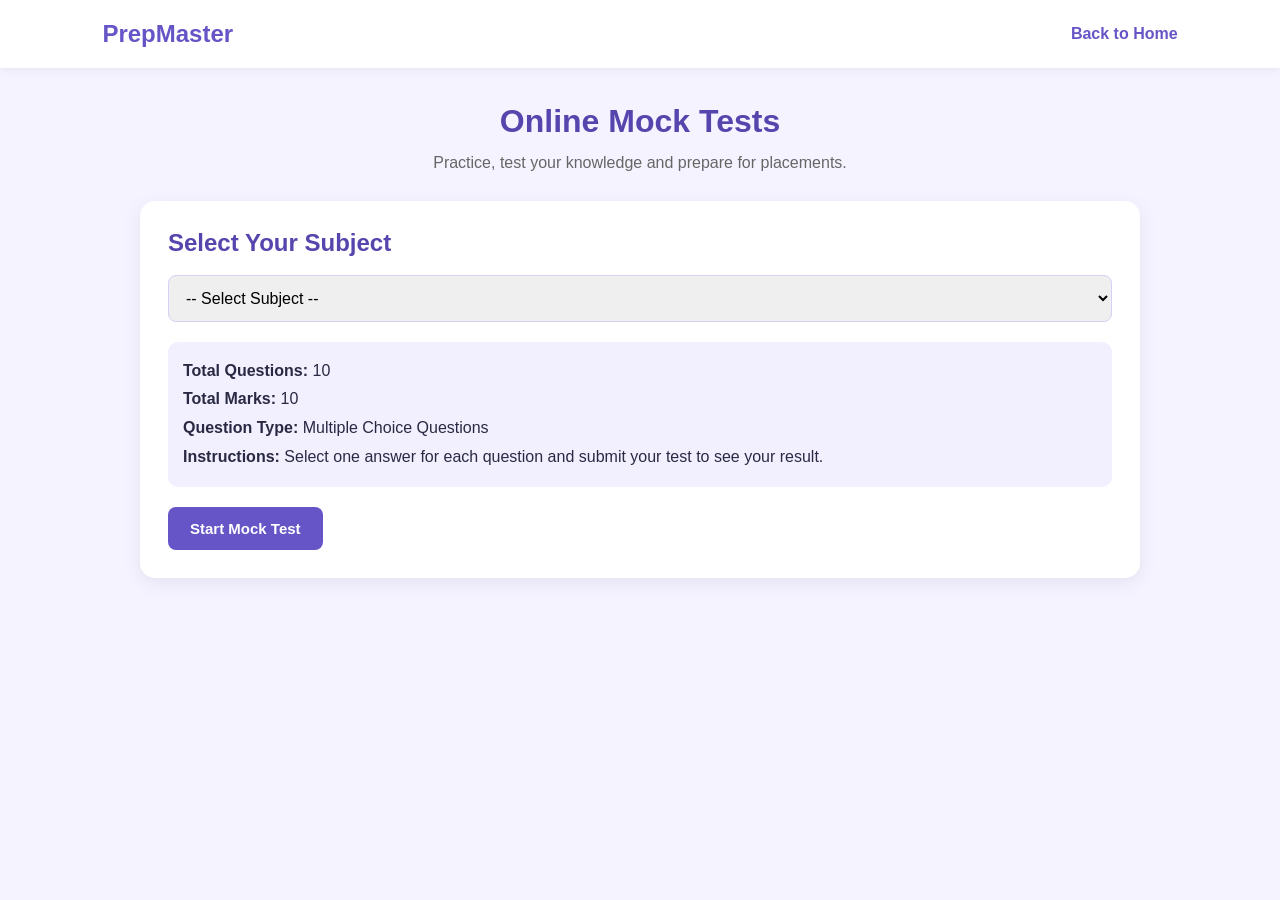
<file: templates/mock_test.html>
<!DOCTYPE html>
<html lang="en">
<head>
    <meta charset="UTF-8">
    <meta name="viewport" content="width=device-width, initial-scale=1.0">
    <title>PrepMaster | Online Mock Tests</title>

    <style>
        * {
            margin: 0;
            padding: 0;
            box-sizing: border-box;
        }

        body {
            font-family: Arial, sans-serif;
            background: #f4f3ff;
            color: #292943;
        }

        header {
            background: #ffffff;
            padding: 20px 8%;
            display: flex;
            justify-content: space-between;
            align-items: center;
            box-shadow: 0 2px 10px rgba(0,0,0,0.06);
        }

        header h2 {
            color: #6655c7;
        }

        header a {
            text-decoration: none;
            color: #6655c7;
            font-weight: bold;
        }

        .container {
            width: 90%;
            max-width: 1000px;
            margin: 35px auto;
        }

        .heading {
            text-align: center;
            margin-bottom: 25px;
        }

        .heading h1 {
            color: #5545ad;
            margin-bottom: 10px;
        }

        .heading p {
            color: #666;
            line-height: 1.6;
        }

        .test-box {
            background: white;
            padding: 28px;
            border-radius: 15px;
            box-shadow: 0 5px 20px rgba(0,0,0,0.07);
        }

        .test-box h2 {
            color: #5545ad;
            margin-bottom: 18px;
        }

        .subject-select {
            width: 100%;
            padding: 13px;
            border: 1px solid #d6d1f5;
            border-radius: 8px;
            font-size: 16px;
            margin-bottom: 20px;
        }

        .info {
            background: #f2f0ff;
            padding: 15px;
            border-radius: 10px;
            line-height: 1.8;
            margin-bottom: 20px;
        }

        button {
            border: none;
            padding: 13px 22px;
            border-radius: 8px;
            background: #6655c7;
            color: white;
            font-size: 15px;
            font-weight: bold;
            cursor: pointer;
        }

        button:hover {
            background: #5140ad;
        }

        .question-card {
            background: white;
            padding: 22px;
            border-radius: 12px;
            margin: 18px 0;
            box-shadow: 0 3px 12px rgba(0,0,0,0.05);
        }

        .question-card h3 {
            margin-bottom: 15px;
            line-height: 1.5;
        }

        .option {
            display: block;
            padding: 11px;
            margin: 8px 0;
            border: 1px solid #e0def0;
            border-radius: 8px;
            cursor: pointer;
        }

        .option input {
            margin-right: 9px;
        }

        .correct {
            background: #d9f7df;
            border: 1px solid #36a653;
        }

        .wrong {
            background: #ffe0e0;
            border: 1px solid #e34b4b;
        }

        .explanation {
            margin-top: 12px;
            color: #555;
            line-height: 1.6;
        }

        #testArea, #resultArea {
            display: none;
        }
    </style>
</head>

<body>

<header>
    <h2>PrepMaster</h2>
    <a href="{{ url_for('home') }}">Back to Home</a>
</header>

<div class="container">

    <div class="heading">
        <h1>Online Mock Tests</h1>
        <p>Practice, test your knowledge and prepare for placements.</p>
    </div>

    <div class="test-box" id="startArea">
        <h2>Select Your Subject</h2>

        <select class="subject-select" id="subject">
            <option value="">-- Select Subject --</option>
            <option value="c">C Programming</option>
            <option value="python">Python Programming</option>
            <option value="java">Java Programming</option>
            <option value="sql">SQL & DBMS</option>
            <option value="dsa">Data Structures</option>
            <option value="aptitude">Aptitude</option>
        </select>

        <div class="info">
            <p><b>Total Questions:</b> 10</p>
            <p><b>Total Marks:</b> 10</p>
            <p><b>Question Type:</b> Multiple Choice Questions</p>
            <p><b>Instructions:</b> Select one answer for each question and submit your test to see your result.</p>
        </div>

        <button onclick="startTest()">Start Mock Test</button>
    </div>
</div>
<div id="testArea">
        <div class="test-box">
            <h2 id="testTitle">Mock Test</h2>
            <p id="questionProgress"></p>
        </div>

        <div id="questionsContainer"></div>

        <div class="test-box">
            <button onclick="submitTest()">Submit Test</button>
        </div>
    </div>

    <div id="resultArea">
        <div class="test-box">
            <h2>Mock Test Result</h2>
            <h3 id="scoreText"></h3>
            <p id="resultMessage"></p>

            <h2 style="margin-top:25px;">Answer Review</h2>
            <div id="reviewContainer"></div>

            <button onclick="startTest()">Take Another Mock Test</button>
        </div>
    </div>
    <script>

const questionBank = {

    c: [
        {
            q: "Who developed the C programming language?",
            options: ["James Gosling", "Dennis Ritchie", "Bjarne Stroustrup", "Guido van Rossum"],
            answer: 1,
            explanation: "Dennis Ritchie developed the C programming language at Bell Laboratories."
        },
        {
            q: "Which symbol is used to end a statement in C?",
            options: [".", ":", ";", ","],
            answer: 2,
            explanation: "A semicolon is used to terminate most statements in C."
        },
        {
            q: "Which function is the entry point of a C program?",
            options: ["start()", "main()", "printf()", "run()"],
            answer: 1,
            explanation: "Execution of a standard C program begins from the main() function."
        },
        {
            q: "Which header file is required for printf()?",
            options: ["stdlib.h", "string.h", "stdio.h", "math.h"],
            answer: 2,
            explanation: "The stdio.h header file contains the declaration of printf()."
        },
        {
            q: "Which format specifier is used for an integer?",
            options: ["%f", "%c", "%d", "%s"],
            answer: 2,
            explanation: "%d is commonly used to print or read an integer."
        },
        {
            q: "Which operator is used to find the remainder?",
            options: ["/", "%", "*", "+"],
            answer: 1,
            explanation: "The modulus operator (%) returns the remainder after division."
        },
        {
            q: "Which loop executes at least once?",
            options: ["for", "while", "do-while", "None"],
            answer: 2,
            explanation: "A do-while loop checks its condition after executing the loop body."
        },
        {
            q: "Which keyword is used to declare a constant variable?",
            options: ["fixed", "const", "static", "final"],
            answer: 1,
            explanation: "The const keyword prevents modification of a variable through that identifier."
        },
        {
            q: "Which data type stores a single character?",
            options: ["int", "float", "char", "double"],
            answer: 2,
            explanation: "The char data type is used to store a character."
        },
        {
            q: "Which operator represents logical AND?",
            options: ["&", "&&", "||", "!"],
            answer: 1,
            explanation: "The && operator represents logical AND in C."
        },
        {
            q: "Which function is used to read formatted input?",
            options: ["printf()", "scanf()", "puts()", "gets()"],
            answer: 1,
            explanation: "scanf() reads formatted input from standard input."
        },
        {
            q: "What is the index of the first element in a C array?",
            options: ["1", "-1", "0", "2"],
            answer: 2,
            explanation: "C arrays use zero-based indexing, so the first element has index 0."
        },
        {
            q: "Which keyword is used to return a value from a function?",
            options: ["break", "return", "continue", "exit"],
            answer: 1,
            explanation: "The return statement sends a value back to the calling function."
        },
        {
            q: "Which operator is used to access a structure member through a structure variable?",
            options: ["->", ".", "::", "&"],
            answer: 1,
            explanation: "The dot operator accesses a member using a structure variable."
        },
        {
            q: "Which keyword is used to define a structure?",
            options: ["union", "struct", "class", "record"],
            answer: 1,
            explanation: "The struct keyword is used to define a structure in C."
        },
        {
            q: "Which function allocates memory dynamically?",
            options: ["printf()", "malloc()", "strlen()", "strcpy()"],
            answer: 1,
            explanation: "malloc() dynamically allocates a block of memory."
        },
        {
            q: "Which header file contains malloc()?",
            options: ["stdio.h", "string.h", "stdlib.h", "ctype.h"],
            answer: 2,
            explanation: "The malloc() function is declared in stdlib.h."
        },
        {
            q: "What does the break statement do?",
            options: ["Skips one iteration", "Ends a loop or switch", "Starts a loop", "Declares a variable"],
            answer: 1,
            explanation: "The break statement terminates the nearest enclosing loop or switch."
        },
        {
            q: "Which operator is used to get the address of a variable?",
            options: ["*", "&", "%", "#"],
            answer: 1,
            explanation: "The address-of operator (&) gives the memory address of a variable."
        },
        {
            q: "Which of these is a valid comment in C?",
            options: ["<!-- comment -->", "// comment", "** comment **", "## comment"],
            answer: 1,
            explanation: "C supports // for single-line comments and /* */ for block comments."
        }
    ],
    python: [
        {
            q: "Who created Python?",
            options: ["Dennis Ritchie", "Guido van Rossum", "James Gosling", "Bjarne Stroustrup"],
            answer: 1,
            explanation: "Guido van Rossum created Python."
        },
        {
            q: "Which symbol is used for comments in Python?",
            options: ["//", "#", "/*", "--"],
            answer: 1,
            explanation: "The hash symbol (#) is used for single-line comments."
        },
        {
            q: "Which function displays output in Python?",
            options: ["echo()", "print()", "display()", "write()"],
            answer: 1,
            explanation: "The print() function displays output."
        },
        {
            q: "Which data type stores True or False?",
            options: ["int", "str", "bool", "float"],
            answer: 2,
            explanation: "The bool data type represents True or False."
        },
        {
            q: "Which keyword is used to define a function?",
            options: ["function", "define", "def", "fun"],
            answer: 2,
            explanation: "The def keyword is used to define a function."
        },
        {
            q: "Which collection stores data as key-value pairs?",
            options: ["List", "Tuple", "Dictionary", "Set"],
            answer: 2,
            explanation: "A dictionary stores data in key-value pairs."
        },
        {
            q: "Which brackets are used to create a list?",
            options: ["()", "{}", "[]", "<>"],
            answer: 2,
            explanation: "Square brackets [] are used to create lists."
        },
        {
            q: "Which keyword is used for a loop in Python?",
            options: ["repeat", "for", "loop", "iterate"],
            answer: 1,
            explanation: "The for keyword is used to iterate over a sequence."
        },
        {
            q: "What is the output of 2 ** 3?",
            options: ["5", "6", "8", "9"],
            answer: 2,
            explanation: "The ** operator performs exponentiation. 2 raised to 3 is 8."
        },
        {
            q: "Which method adds an element to the end of a list?",
            options: ["add()", "append()", "insertEnd()", "push()"],
            answer: 1,
            explanation: "The append() method adds an element to the end of a list."
        },
        {
            q: "Which function returns the length of a sequence?",
            options: ["size()", "count()", "len()", "length()"],
            answer: 2,
            explanation: "The len() function returns the number of items in a sequence."
        },
        {
            q: "Which keyword is used to handle exceptions?",
            options: ["catch", "try", "error", "handle"],
            answer: 1,
            explanation: "The try block contains code that may raise an exception."
        },
        {
            q: "Which data type is immutable?",
            options: ["List", "Dictionary", "Set", "Tuple"],
            answer: 3,
            explanation: "A tuple cannot be changed after it is created."
        },
        {
            q: "Which operator checks equality?",
            options: ["=", "==", "!=", ">"],
            answer: 1,
            explanation: "The == operator checks whether two values are equal."
        },
        {
            q: "Which keyword is used to import a module?",
            options: ["include", "using", "import", "require"],
            answer: 2,
            explanation: "The import keyword makes a module available in a Python program."
        },
        {
            q: "What is the output of len('Python')?",
            options: ["5", "6", "7", "8"],
            answer: 1,
            explanation: "Python contains six characters, so len('Python') returns 6."
        },
        {
            q: "Which function converts a value to an integer?",
            options: ["str()", "float()", "int()", "bool()"],
            answer: 2,
            explanation: "The int() function converts a compatible value to an integer."
        },
        {
            q: "Which keyword is used to create a class?",
            options: ["object", "class", "struct", "define"],
            answer: 1,
            explanation: "The class keyword defines a class in Python."
        },
        {
            q: "Which statement skips the current loop iteration?",
            options: ["break", "pass", "continue", "return"],
            answer: 2,
            explanation: "The continue statement skips the remaining code in the current iteration."
        },
        {
            q: "Which value represents the absence of a value in Python?",
            options: ["null", "undefined", "None", "empty"],
            answer: 2,
            explanation: "None is Python's special value representing the absence of a value."
        }
    ],
    java: [
        {
            q: "Who developed Java?",
            options: ["Dennis Ritchie", "James Gosling", "Guido van Rossum", "Bjarne Stroustrup"],
            answer: 1,
            explanation: "James Gosling and his team at Sun Microsystems developed Java."
        },
        {
            q: "Which keyword is used to create a class in Java?",
            options: ["define", "struct", "class", "object"],
            answer: 2,
            explanation: "The class keyword is used to declare a class in Java."
        },
        {
            q: "Which method is the entry point of a Java application?",
            options: ["start()", "run()", "main()", "execute()"],
            answer: 2,
            explanation: "The main() method is the standard entry point of a Java application."
        },
        {
            q: "Which keyword is used to inherit a class in Java?",
            options: ["implements", "extends", "inherits", "super"],
            answer: 1,
            explanation: "The extends keyword is used for class inheritance in Java."
        },
        {
            q: "Which of these is not a primitive data type in Java?",
            options: ["int", "char", "boolean", "String"],
            answer: 3,
            explanation: "String is a class, not a primitive data type."
        },
        {
            q: "Which keyword creates an object in Java?",
            options: ["class", "new", "create", "object"],
            answer: 1,
            explanation: "The new keyword creates an object and allocates memory for it."
        },
        {
            q: "Which concept allows the same method name with different parameters?",
            options: ["Overriding", "Overloading", "Inheritance", "Encapsulation"],
            answer: 1,
            explanation: "Method overloading allows methods to share a name but have different parameter lists."
        },
        {
            q: "Which keyword prevents a class from being inherited?",
            options: ["static", "const", "final", "private"],
            answer: 2,
            explanation: "A class declared as final cannot be extended."
        },
        {
            q: "Which package is automatically imported in Java?",
            options: ["java.util", "java.io", "java.lang", "java.net"],
            answer: 2,
            explanation: "The java.lang package is automatically available in Java programs."
        },
        {
            q: "Which operator compares two primitive values for equality?",
            options: ["=", "==", "===", "!="],
            answer: 1,
            explanation: "The == operator compares primitive values for equality."
        },
        {
            q: "Which keyword is used to implement an interface?",
            options: ["extends", "implements", "interface", "import"],
            answer: 1,
            explanation: "The implements keyword is used when a class implements an interface."
        },
        {
            q: "Which access modifier provides the widest visibility?",
            options: ["private", "protected", "public", "default"],
            answer: 2,
            explanation: "The public access modifier allows access from anywhere."
        },
        {
            q: "What is JVM?",
            options: ["Java Variable Method", "Java Virtual Machine", "Java Visual Model", "Java Verified Module"],
            answer: 1,
            explanation: "JVM stands for Java Virtual Machine and executes Java bytecode."
        },
        {
            q: "Which exception occurs when dividing an integer by zero?",
            options: ["IOException", "ArithmeticException", "NullPointerException", "ClassNotFoundException"],
            answer: 1,
            explanation: "Integer division by zero causes an ArithmeticException."
        },
        {
            q: "Which keyword refers to the current object?",
            options: ["super", "this", "self", "current"],
            answer: 1,
            explanation: "The this keyword refers to the current object."
        },
        {
            q: "Which collection does not allow duplicate elements?",
            options: ["List", "ArrayList", "Set", "LinkedList"],
            answer: 2,
            explanation: "A Set does not allow duplicate elements."
        },
        {
            q: "Which loop checks its condition before execution?",
            options: ["do-while", "while", "Both always execute once", "None"],
            answer: 1,
            explanation: "A while loop checks its condition before executing its body."
        },
        {
            q: "Which keyword is used to handle exceptions?",
            options: ["try", "throw", "catch", "All of these"],
            answer: 3,
            explanation: "Java uses try, throw and catch as part of its exception-handling mechanism."
        },
        {
            q: "Which method returns the length of a String?",
            options: ["size()", "length()", "count()", "getSize()"],
            answer: 1,
            explanation: "The length() method returns the number of characters in a String."
        },
        {
            q: "Which feature allows one interface to have multiple implementations?",
            options: ["Polymorphism", "Compilation", "Iteration", "Casting"],
            answer: 0,
            explanation: "Polymorphism allows different objects to respond to the same interface in different ways."
        }
    ],
    sql: [
        {
            q: "What does SQL stand for?",
            options: ["Structured Query Language", "Simple Query Language", "Standard Question Language", "System Query Logic"],
            answer: 0,
            explanation: "SQL stands for Structured Query Language."
        },
        {
            q: "Which command retrieves data from a table?",
            options: ["GET", "SELECT", "FETCH TABLE", "OPEN"],
            answer: 1,
            explanation: "SELECT is used to retrieve data from database tables."
        },
        {
            q: "Which command is used to insert new records?",
            options: ["ADD", "INSERT INTO", "UPDATE", "CREATE"],
            answer: 1,
            explanation: "INSERT INTO adds new records to a table."
        },
        {
            q: "Which command modifies existing records?",
            options: ["CHANGE", "ALTER", "UPDATE", "MODIFY TABLE"],
            answer: 2,
            explanation: "UPDATE modifies existing data in a table."
        },
        {
            q: "Which clause filters records in SQL?",
            options: ["ORDER BY", "WHERE", "GROUP BY", "SELECT"],
            answer: 1,
            explanation: "The WHERE clause filters records based on a condition."
        },
        {
            q: "Which key uniquely identifies each record in a table?",
            options: ["Foreign key", "Primary key", "Duplicate key", "Secondary key"],
            answer: 1,
            explanation: "A primary key uniquely identifies each row in a table."
        },
        {
            q: "Which key creates a relationship between two tables?",
            options: ["Primary key", "Candidate key", "Foreign key", "Alternate key"],
            answer: 2,
            explanation: "A foreign key refers to a key in another table and helps establish relationships."
        },
        {
            q: "Which command removes all records while keeping the table structure?",
            options: ["DROP", "DELETE DATABASE", "TRUNCATE", "REMOVE"],
            answer: 2,
            explanation: "TRUNCATE removes all rows while keeping the table structure."
        },
        {
            q: "Which SQL function counts rows?",
            options: ["SUM()", "COUNT()", "TOTAL()", "NUMBER()"],
            answer: 1,
            explanation: "COUNT() returns the number of rows matching a query."
        },
        {
            q: "Which clause sorts query results?",
            options: ["SORT", "ORDER BY", "GROUP BY", "ARRANGE"],
            answer: 1,
            explanation: "ORDER BY sorts the result set in ascending or descending order."
        },
        {
            q: "What does DBMS stand for?",
            options: ["Database Management System", "Data Backup Management Software", "Digital Base Management System", "Database Memory Service"],
            answer: 0,
            explanation: "DBMS stands for Database Management System."
        },
        {
            q: "Which of these is a relational database?",
            options: ["MySQL", "HTML", "CSS", "Python"],
            answer: 0,
            explanation: "MySQL is a relational database management system."
        },
        {
            q: "What is normalization used for?",
            options: ["Increasing duplication", "Reducing data redundancy", "Deleting tables", "Increasing file size"],
            answer: 1,
            explanation: "Normalization organizes data to reduce redundancy and improve consistency."
        },
        {
            q: "Which command creates a new table?",
            options: ["MAKE TABLE", "NEW TABLE", "CREATE TABLE", "INSERT TABLE"],
            answer: 2,
            explanation: "CREATE TABLE defines a new table in a database."
        },
        {
            q: "Which join returns matching rows from both tables?",
            options: ["LEFT JOIN", "RIGHT JOIN", "INNER JOIN", "FULL JOIN"],
            answer: 2,
            explanation: "INNER JOIN returns rows that satisfy the join condition in both tables."
        },
        {
            q: "Which clause groups rows with the same values?",
            options: ["ORDER BY", "GROUP BY", "WHERE", "DISTINCT"],
            answer: 1,
            explanation: "GROUP BY groups rows that have the same values in specified columns."
        },
        {
            q: "Which command removes a table completely?",
            options: ["DELETE", "TRUNCATE", "DROP", "UPDATE"],
            answer: 2,
            explanation: "DROP TABLE removes the table structure and its data."
        },
        {
            q: "What is a candidate key?",
            options: ["A key that can uniquely identify a row", "A key with duplicate values", "A key used only for sorting", "A key that stores images"],
            answer: 0,
            explanation: "A candidate key is a minimal set of attributes that uniquely identifies a row."
        },
        {
            q: "Which SQL operator checks whether a value matches a pattern?",
            options: ["IN", "LIKE", "BETWEEN", "EXISTS"],
            answer: 1,
            explanation: "The LIKE operator performs pattern matching in SQL."
        },
        {
            q: "What does ACID stand for in database transactions?",
            options: ["Atomicity, Consistency, Isolation, Durability", "Accuracy, Control, Integrity, Data", "Access, Creation, Input, Deletion", "Atomicity, Control, Isolation, Database"],
            answer: 0,
            explanation: "ACID represents Atomicity, Consistency, Isolation and Durability."
        }
    ],
    dsa: [
        {
            q: "What is a data structure?",
            options: ["A programming language", "A way to organize and store data", "An operating system", "A database only"],
            answer: 1,
            explanation: "A data structure organizes and stores data for efficient access and modification."
        },
        {
            q: "Which data structure follows LIFO?",
            options: ["Queue", "Stack", "Tree", "Graph"],
            answer: 1,
            explanation: "A stack follows Last In, First Out (LIFO)."
        },
        {
            q: "Which data structure follows FIFO?",
            options: ["Stack", "Tree", "Queue", "Graph"],
            answer: 2,
            explanation: "A queue follows First In, First Out (FIFO)."
        },
        {
            q: "What is the index of the first element in an array in C?",
            options: ["1", "0", "-1", "2"],
            answer: 1,
            explanation: "Array indexing in C starts from zero."
        },
        {
            q: "Which data structure uses nodes and pointers?",
            options: ["Array", "Linked List", "Stack only", "Variable"],
            answer: 1,
            explanation: "A linked list consists of nodes connected using pointers."
        },
        {
            q: "Which operation adds an element to a stack?",
            options: ["Pop", "Push", "Delete", "Peek"],
            answer: 1,
            explanation: "Push inserts an element onto the top of a stack."
        },
        {
            q: "Which operation removes the top element from a stack?",
            options: ["Push", "Insert", "Pop", "Search"],
            answer: 2,
            explanation: "Pop removes the top element from a stack."
        },
        {
            q: "Which data structure is used in Breadth First Search?",
            options: ["Stack", "Queue", "Array only", "Heap"],
            answer: 1,
            explanation: "Breadth First Search uses a queue to explore nodes level by level."
        },
        {
            q: "Which data structure is commonly used in Depth First Search?",
            options: ["Queue", "Stack", "Hash table only", "Array only"],
            answer: 1,
            explanation: "Depth First Search uses a stack, either explicitly or through recursion."
        },
        {
            q: "What is the time complexity of binary search on a sorted array?",
            options: ["O(n)", "O(log n)", "O(n²)", "O(1)"],
            answer: 1,
            explanation: "Binary search repeatedly halves the search range, giving O(log n) time complexity."
        },
        {
            q: "Which data structure stores elements in key-value pairs?",
            options: ["Stack", "Queue", "Hash Table", "Linked List"],
            answer: 2,
            explanation: "A hash table stores values using keys."
        },
        {
            q: "Which traversal visits the root node first?",
            options: ["Inorder", "Postorder", "Preorder", "Level order"],
            answer: 2,
            explanation: "Preorder traversal visits the root before its subtrees."
        },
        {
            q: "Which data structure represents hierarchical relationships?",
            options: ["Queue", "Tree", "Stack", "Array"],
            answer: 1,
            explanation: "A tree represents hierarchical data using parent-child relationships."
        },
        {
            q: "What is a leaf node in a tree?",
            options: ["A node with no children", "The root node", "A node with two parents", "The largest node"],
            answer: 0,
            explanation: "A leaf node is a node that has no children."
        },
        {
            q: "Which sorting algorithm repeatedly selects the smallest element?",
            options: ["Bubble Sort", "Selection Sort", "Merge Sort", "Quick Sort"],
            answer: 1,
            explanation: "Selection Sort repeatedly selects the smallest remaining element and places it in position."
        },
        {
            q: "Which sorting algorithm uses divide and conquer?",
            options: ["Bubble Sort", "Selection Sort", "Merge Sort", "Linear Search"],
            answer: 2,
            explanation: "Merge Sort divides the array into smaller parts, sorts them and merges them."
        },
        {
            q: "Which data structure is used to implement recursion internally?",
            options: ["Queue", "Stack", "Graph", "Hash Table"],
            answer: 1,
            explanation: "Function calls and recursive calls are managed using the call stack."
        },
        {
            q: "What is the worst-case time complexity of linear search?",
            options: ["O(1)", "O(log n)", "O(n)", "O(n²)"],
            answer: 2,
            explanation: "Linear search may examine every element, resulting in O(n) time."
        },
        {
            q: "Which structure consists of vertices and edges?",
            options: ["Tree only", "Graph", "Stack", "Queue"],
            answer: 1,
            explanation: "A graph consists of vertices (nodes) connected by edges."
        },
        {
            q: "Which data structure is commonly used to implement a priority queue efficiently?",
            options: ["Heap", "Stack", "Linked List only", "Array only"],
            answer: 0,
            explanation: "A heap is commonly used to implement priority queues efficiently."
        }
    ],
    aptitude: [
        {
            q: "What is 15% of 200?",
            options: ["20", "25", "30", "35"],
            answer: 2,
            explanation: "15% of 200 = (15/100) × 200 = 30."
        },
        {
            q: "Find the next number: 2, 4, 8, 16, ?",
            options: ["20", "24", "30", "32"],
            answer: 3,
            explanation: "Each number is multiplied by 2. The next number is 32."
        },
        {
            q: "A train travels 120 km in 2 hours. What is its speed?",
            options: ["40 km/h", "50 km/h", "60 km/h", "70 km/h"],
            answer: 2,
            explanation: "Speed = Distance / Time = 120 / 2 = 60 km/h."
        },
        {
            q: "What is the average of 10, 20 and 30?",
            options: ["15", "20", "25", "30"],
            answer: 1,
            explanation: "Average = (10 + 20 + 30) / 3 = 20."
        },
        {
            q: "If 5 pens cost ₹50, what is the cost of 1 pen?",
            options: ["₹5", "₹10", "₹15", "₹20"],
            answer: 1,
            explanation: "Cost of one pen = 50 / 5 = ₹10."
        },
        {
            q: "Find the simple interest on ₹1000 at 10% per year for 2 years.",
            options: ["₹100", "₹150", "₹200", "₹250"],
            answer: 2,
            explanation: "Simple Interest = (Principal × Rate × Time) / 100 = ₹200."
        },
        {
            q: "A number increased by 20% becomes 120. What was the original number?",
            options: ["80", "90", "100", "110"],
            answer: 2,
            explanation: "120 represents 120% of the original number. Original = 120 / 1.2 = 100."
        },
        {
            q: "Find the LCM of 12 and 18.",
            options: ["24", "30", "36", "48"],
            answer: 2,
            explanation: "The smallest number divisible by both 12 and 18 is 36."
        },
        {
            q: "Find the HCF of 24 and 36.",
            options: ["6", "8", "12", "18"],
            answer: 2,
            explanation: "The greatest common factor of 24 and 36 is 12."
        },
        {
            q: "If a person walks 5 km north and then 5 km south, how far is the person from the starting point?",
            options: ["5 km", "10 km", "15 km", "0 km"],
            answer: 3,
            explanation: "The person returns to the starting point, so the distance from the starting point is zero."
        },
        {
            q: "What is 25% of 400?",
            options: ["50", "75", "100", "125"],
            answer: 2,
            explanation: "25% of 400 = (25/100) × 400 = 100."
        },
        {
            q: "Find the next number: 3, 6, 9, 12, ?",
            options: ["13", "14", "15", "18"],
            answer: 2,
            explanation: "The sequence increases by 3 each time. The next number is 15."
        },
        {
            q: "A shopkeeper buys an item for ₹500 and sells it for ₹600. What is the profit?",
            options: ["₹50", "₹100", "₹150", "₹200"],
            answer: 1,
            explanation: "Profit = Selling Price − Cost Price = ₹600 − ₹500 = ₹100."
        },
        {
            q: "What is the square of 15?",
            options: ["125", "200", "225", "250"],
            answer: 2,
            explanation: "15 × 15 = 225."
        },
        {
            q: "If 8 workers complete a job in 6 days, how many worker-days are required?",
            options: ["14", "24", "36", "48"],
            answer: 3,
            explanation: "Total worker-days = 8 × 6 = 48."
        },
        {
            q: "Convert 0.75 into a percentage.",
            options: ["7.5%", "25%", "50%", "75%"],
            answer: 3,
            explanation: "0.75 × 100 = 75%."
        },
        {
            q: "A father is 40 years old and his son is 10 years old. What is their age difference?",
            options: ["20 years", "25 years", "30 years", "35 years"],
            answer: 2,
            explanation: "Age difference = 40 − 10 = 30 years."
        },
        {
            q: "What is the probability of getting a head when a fair coin is tossed once?",
            options: ["1/4", "1/2", "1/3", "1"],
            answer: 1,
            explanation: "There are two equally likely outcomes, so the probability of a head is 1/2."
        },
        {
            q: "Find the missing number: 5, 10, 20, 40, ?",
            options: ["50", "60", "70", "80"],
            answer: 3,
            explanation: "Each number is doubled. The next number is 80."
        },
        {
            q: "If 3 books cost ₹150, what is the cost of 7 books at the same rate?",
            options: ["₹250", "₹300", "₹350", "₹400"],
            answer: 2,
            explanation: "One book costs ₹50. Therefore, 7 books cost 7 × 50 = ₹350."
        }
    ]

};
let currentQuestions = [];
let currentSubject = "";
let submitted = false;

function shuffleArray(array) {
    let shuffled = [...array];

    for (let i = shuffled.length - 1; i > 0; i--) {
        let j = Math.floor(Math.random() * (i + 1));

        [shuffled[i], shuffled[j]] = [shuffled[j], shuffled[i]];
    }

    return shuffled;
}
function startTest() {
    const subjectSelect = document.getElementById("subject");
    const selectedSubject = subjectSelect.value;

    if (!selectedSubject) {
        alert("Please select a subject first!");
        return;
    }

    currentSubject = selectedSubject;

    const allQuestions = questionBank[currentSubject];

    if (!allQuestions || allQuestions.length < 10) {
        alert("At least 10 questions are required for this test.");
        return;
    }

    const storageKey = "prepmaster_attempted_" + currentSubject;

    let attemptedQuestions = JSON.parse(
        localStorage.getItem(storageKey) || "[]"
    );

    let unseenQuestions = allQuestions.filter(
        (question, index) => !attemptedQuestions.includes(index)
    );

    if (unseenQuestions.length < 10) {
        attemptedQuestions = [];
        localStorage.setItem(storageKey, JSON.stringify([]));
        unseenQuestions = [...allQuestions];
    }

    currentQuestions = shuffleArray(unseenQuestions).slice(0, 10);

    submitted = false;

    document.getElementById("startArea").style.display = "none";
    document.getElementById("resultArea").style.display = "none";
    document.getElementById("testArea").style.display = "block";

    document.getElementById("testTitle").textContent =
        subjectSelect.options[subjectSelect.selectedIndex].text + " Mock Test";

    document.getElementById("questionProgress").textContent =
        "Question 1–10 | Total Marks: 10";

    displayQuestions();
}


function displayQuestions() {
    const container = document.getElementById("questionsContainer");

    container.innerHTML = "";

    currentQuestions.forEach((question, index) => {
        let questionHTML = `
            <div class="question-card">
                <h3>Q${index + 1}. ${question.q}</h3>
        `;

        question.options.forEach((option, optionIndex) => {
            questionHTML += `
                <label class="option">
                    <input type="radio"
                           name="question${index}"
                           value="${optionIndex}">
                    ${option}
                </label>
            `;
        });

        questionHTML += `</div>`;

        container.innerHTML += questionHTML;
    });
}


function submitTest() {

    if (submitted) {
        return;
    }

    let score = 0;
    let reviewHTML = "";

    currentQuestions.forEach((question, index) => {

        const selectedOption = document.querySelector(
            `input[name="question${index}"]:checked`
        );

        const selectedAnswer = selectedOption
            ? Number(selectedOption.value)
            : -1;

        const isCorrect = selectedAnswer === question.answer;

        if (isCorrect) {
            score++;
        }

        const optionLabels = document.querySelectorAll(
            `input[name="question${index}"]`
        );

        optionLabels.forEach((input, optionIndex) => {

            input.disabled = true;

            const label = input.parentElement;

            if (optionIndex === question.answer) {
                label.classList.add("correct");
            }

            if (optionIndex === selectedAnswer && !isCorrect) {
                label.classList.add("wrong");
            }
        });

        const selectedText = selectedAnswer === -1
            ? "Not answered"
            : question.options[selectedAnswer];

        const correctText = question.options[question.answer];

        reviewHTML += `
            <div class="question-card">
                <h3>Q${index + 1}. ${question.q}</h3>

                <p><b>Your Answer:</b> ${selectedText}</p>

                <p><b>Correct Answer:</b> ${correctText}</p>

                <p>
                    <b>Result:</b>
                    <span style="color:${isCorrect ? 'green' : 'red'}; font-weight:bold;">
                        ${isCorrect ? 'Correct' : 'Incorrect'}
                    </span>
                </p>

                <p class="explanation">
                    <b>Explanation:</b> ${question.explanation}
                </p>
            </div>
        `;
    });

    submitted = true;

    const resultArea = document.getElementById("resultArea");

    document.getElementById("scoreText").textContent =
        "Your Score: " + score + " / 10";

    document.getElementById("resultMessage").textContent =
        "Your test is complete! Click Save My Result to record your score.";

    document.getElementById("reviewContainer").innerHTML = reviewHTML;

    document.getElementById("testArea").style.display = "none";
    resultArea.style.display = "block";

    const oldSaveButton = document.getElementById("saveResultButton");
    const oldSaveStatus = document.getElementById("saveResultStatus");

    if (oldSaveButton) oldSaveButton.remove();
    if (oldSaveStatus) oldSaveStatus.remove();

    const saveButton = document.createElement("button");

    saveButton.id = "saveResultButton";
    saveButton.type = "button";
    saveButton.textContent = "Save My Result";

    saveButton.style.display = "block";
    saveButton.style.margin = "25px auto";
    saveButton.style.padding = "14px 30px";
    saveButton.style.background = "#7655c9";
    saveButton.style.color = "white";
    saveButton.style.border = "none";
    saveButton.style.borderRadius = "10px";
    saveButton.style.fontSize = "16px";
    saveButton.style.fontWeight = "bold";
    saveButton.style.cursor = "pointer";

    const saveStatus = document.createElement("p");

    saveStatus.id = "saveResultStatus";
    saveStatus.style.textAlign = "center";
    saveStatus.style.fontWeight = "bold";
    saveStatus.style.margin = "15px";

    saveStatus.textContent = "Your result has not been saved yet.";

    resultArea.appendChild(saveButton);
    resultArea.appendChild(saveStatus);

    saveButton.addEventListener("click", async function () {

        if (saveButton.disabled) {
            return;
        }

        saveButton.disabled = true;
        saveButton.textContent = "Saving...";

        saveStatus.style.color = "#555";
        saveStatus.textContent = "Please wait. Saving your result...";

        try {

            // Map all mock test subject codes to Flask subject names
            const subjectKey = String(currentSubject)
                .trim()
                .toLowerCase();

            const subjectMap = {
                "c": "C Programming",
                "c programming": "C Programming",
                "python": "Python Programming",
                "python programming": "Python Programming",
                "java": "Java Programming",
                "java programming": "Java Programming",
                "sql": "SQL & DBMS",
                "sql & dbms": "SQL & DBMS",
                "dsa": "Data Structures",
                "data structures": "Data Structures",
                "aptitude": "Aptitude"
            };

            const subjectForSaving = subjectMap[subjectKey];

            if (!subjectForSaving) {
                throw new Error("Unknown subject code: " + currentSubject);
            }

            const response = await fetch("/save-test-result", {
                method: "POST",
                headers: {
                    "Content-Type": "application/json"
                },
                credentials: "same-origin",
                body: JSON.stringify({
                    subject: subjectForSaving,
                    score: score,
                    total_questions: 10
                })
            });

            const data = await response.json();

            if (!response.ok || !data.success) {
                throw new Error(
                    data.message || "Unable to save your result."
                );
            }

            // Record attempted questions only after successful database saving
            const storageKey =
                "prepmaster_attempted_" + currentSubject;

            let attemptedQuestions = JSON.parse(
                localStorage.getItem(storageKey) || "[]"
            );

            currentQuestions.forEach(question => {

                const questionIndex =
                    questionBank[currentSubject].indexOf(question);

                if (
                    questionIndex !== -1 &&
                    !attemptedQuestions.includes(questionIndex)
                ) {
                    attemptedQuestions.push(questionIndex);
                }
            });

            localStorage.setItem(
                storageKey,
                JSON.stringify(attemptedQuestions)
            );

            saveButton.textContent = "Result Saved Successfully!";
            saveButton.style.background = "#27834a";

            saveStatus.style.color = "green";
            saveStatus.textContent =
                "Your score is saved! Open My Progress to view your performance.";

        } catch (error) {

            saveButton.disabled = false;
            saveButton.textContent = "Try Saving Again";

            saveStatus.style.color = "red";
            saveStatus.textContent =
                "Saving failed: " + error.message;

            console.error("Save error:", error);
        }
    });

    window.scrollTo(0, 0);
}

</script>
</body>
</html>
</file>
